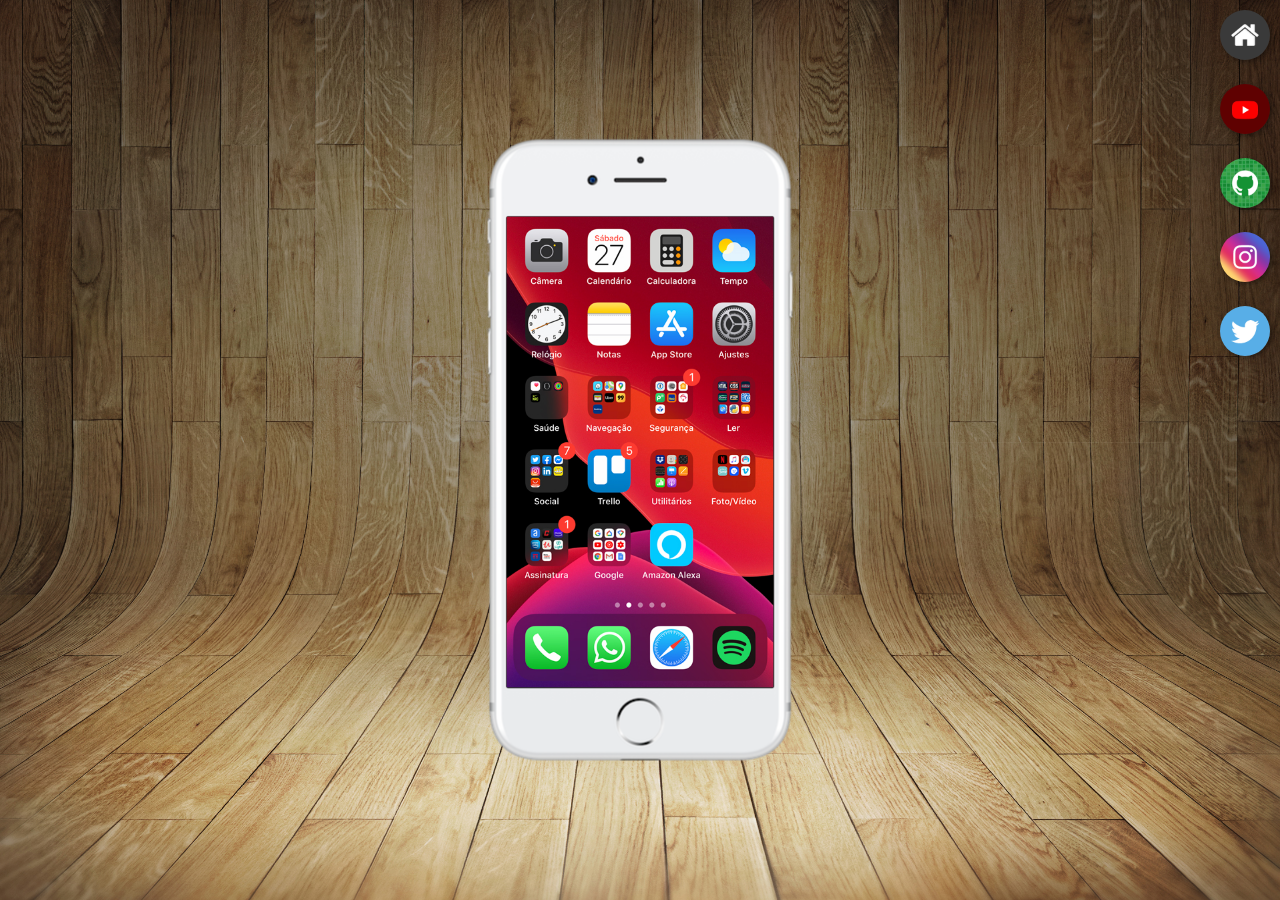
<file: index.html>
<!DOCTYPE html>
<html lang="pt-br">
<head>
    <meta charset="UTF-8">
    <meta name="viewport" content="width=device-width, initial-scale=1.0">
    <title>Projeto Redes Sociais</title>

    <link rel="shortcut icon" href="favicon.ico" type="image/x-icon">
    <link rel="stylesheet" href="estilo/style.css">
</head>
<body>

    <main>
        <section id="telefone">
            <iframe src="home.html" name="tela" id="tela" frameborder="0">
                Seu navegador não é compatível com isso
            </iframe>
        </section>

        <section id="redes-sociais">
            <a href="home.html" target="tela">
                <img src="imagens/logo-home.jpg" alt="Home Page">
            </a><br>

            <a href="youtube.html" target="tela">
                <img src="imagens/logo-youtube.jpg" alt="YouTube">
            </a><br>

            <a href="github.html" target="tela">
                <img src="imagens/logo-github.jpg" alt="GitHub">
            </a><br>

            <a href="instagram.html" target="tela">
                <img src="imagens/logo-instagram.jpg" alt="Instagram">
            </a><br>

            <a href="twitter.html" target="tela">
                <img src="imagens/logo-twitter.jpg" alt="Twitter">
            </a><br>

        </section>
    </main>

    
</body>
</html>
</file>
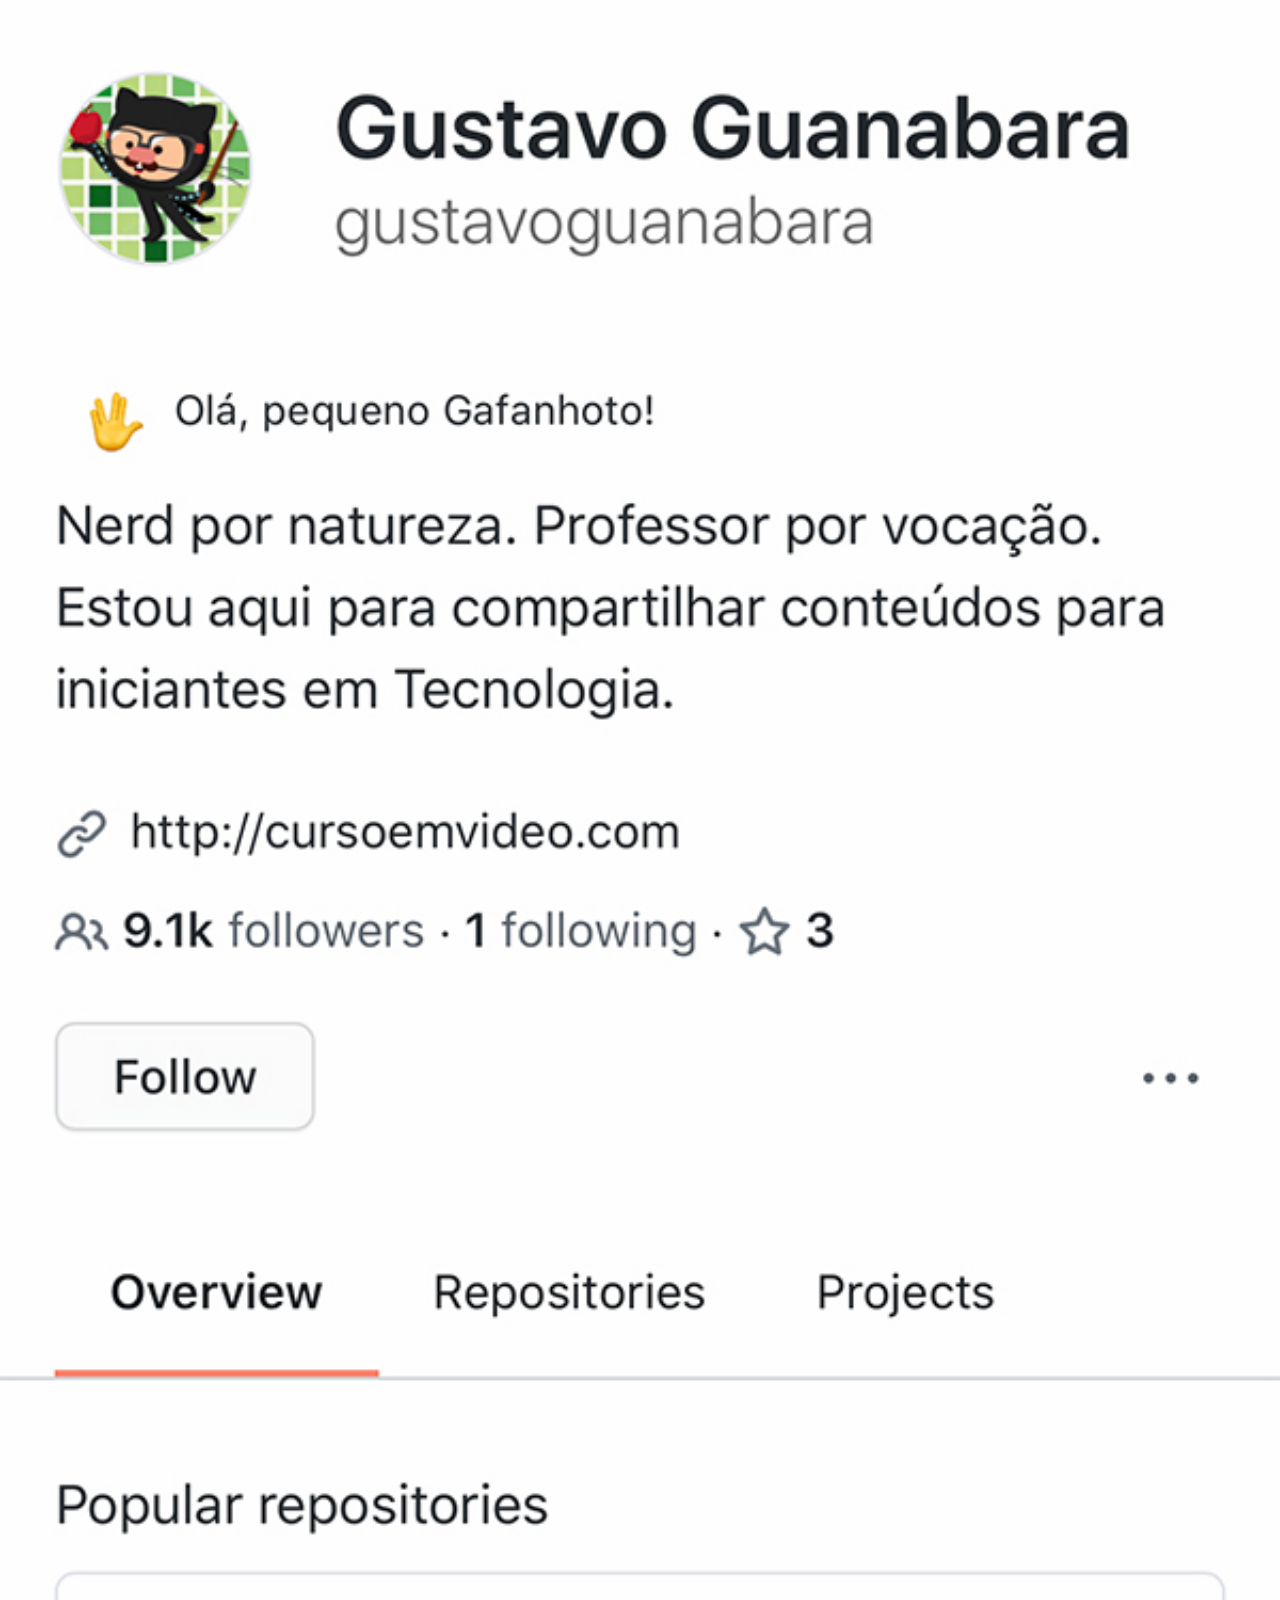
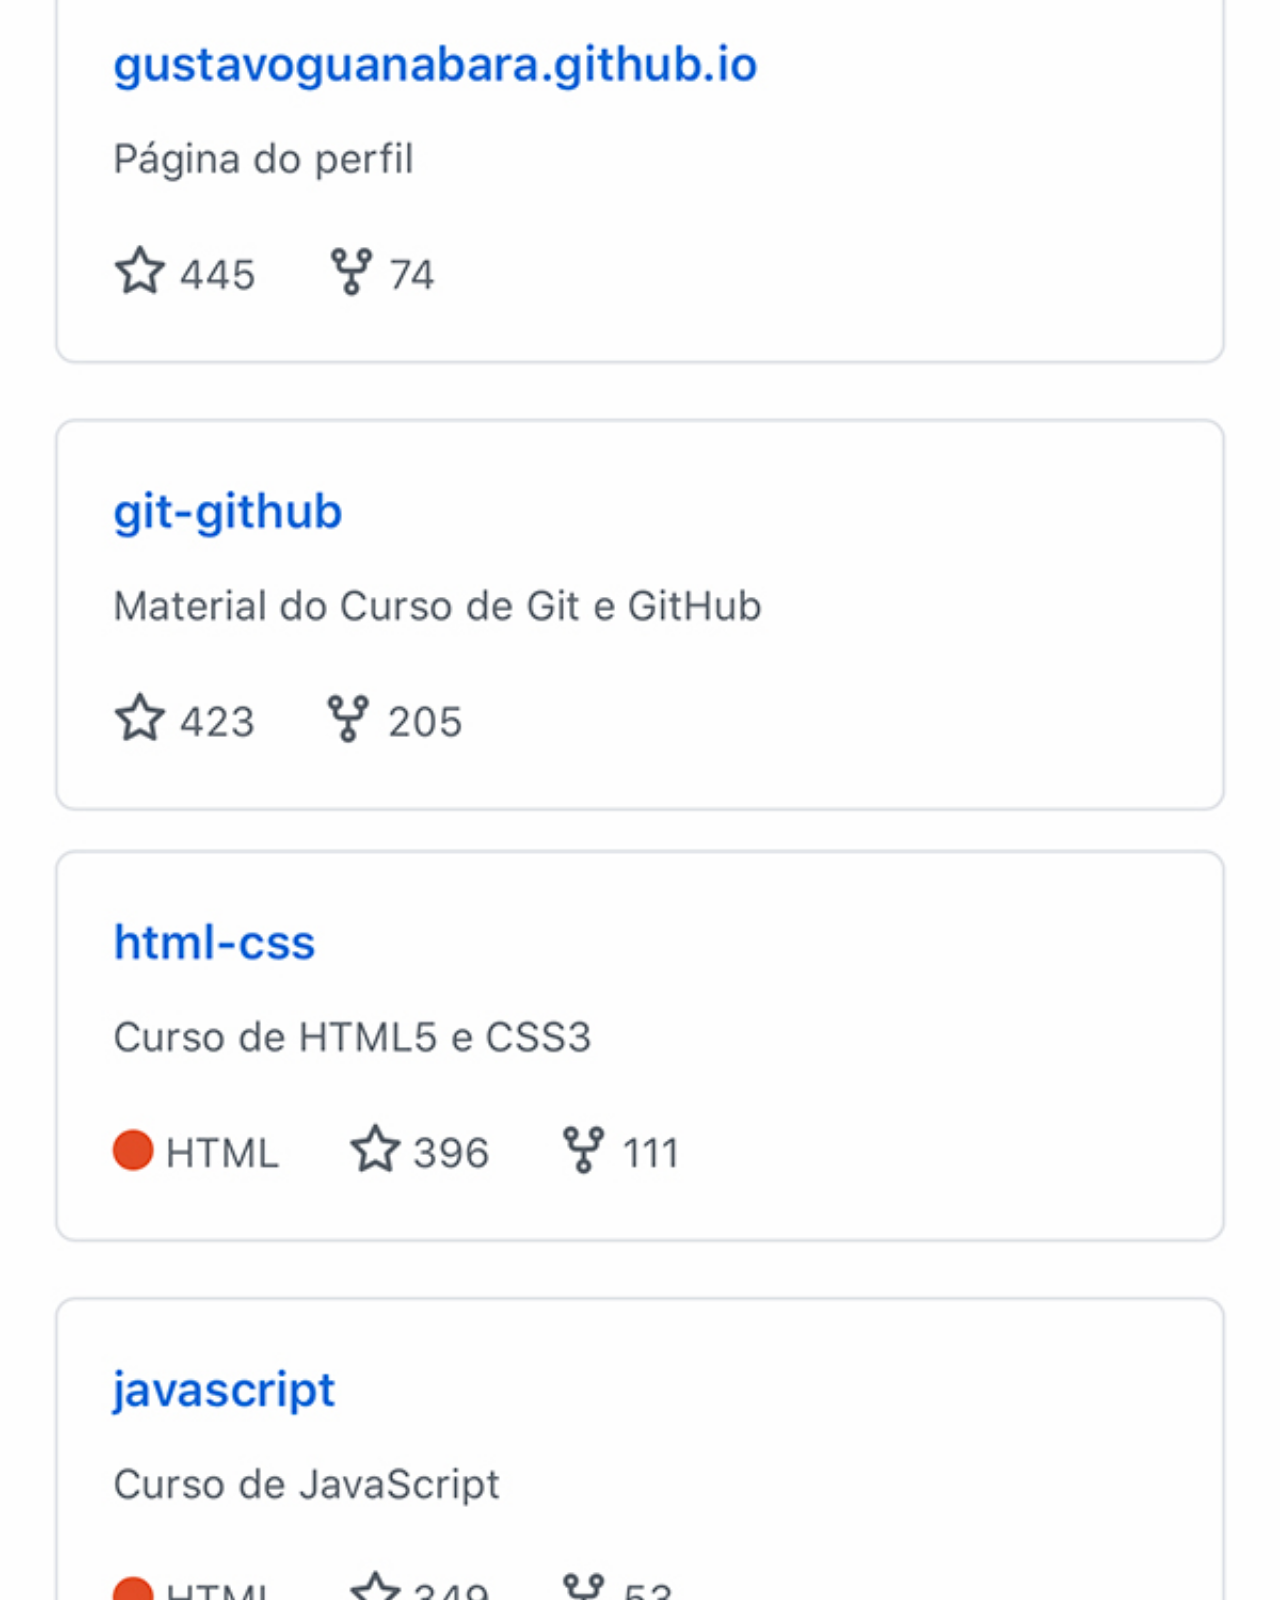
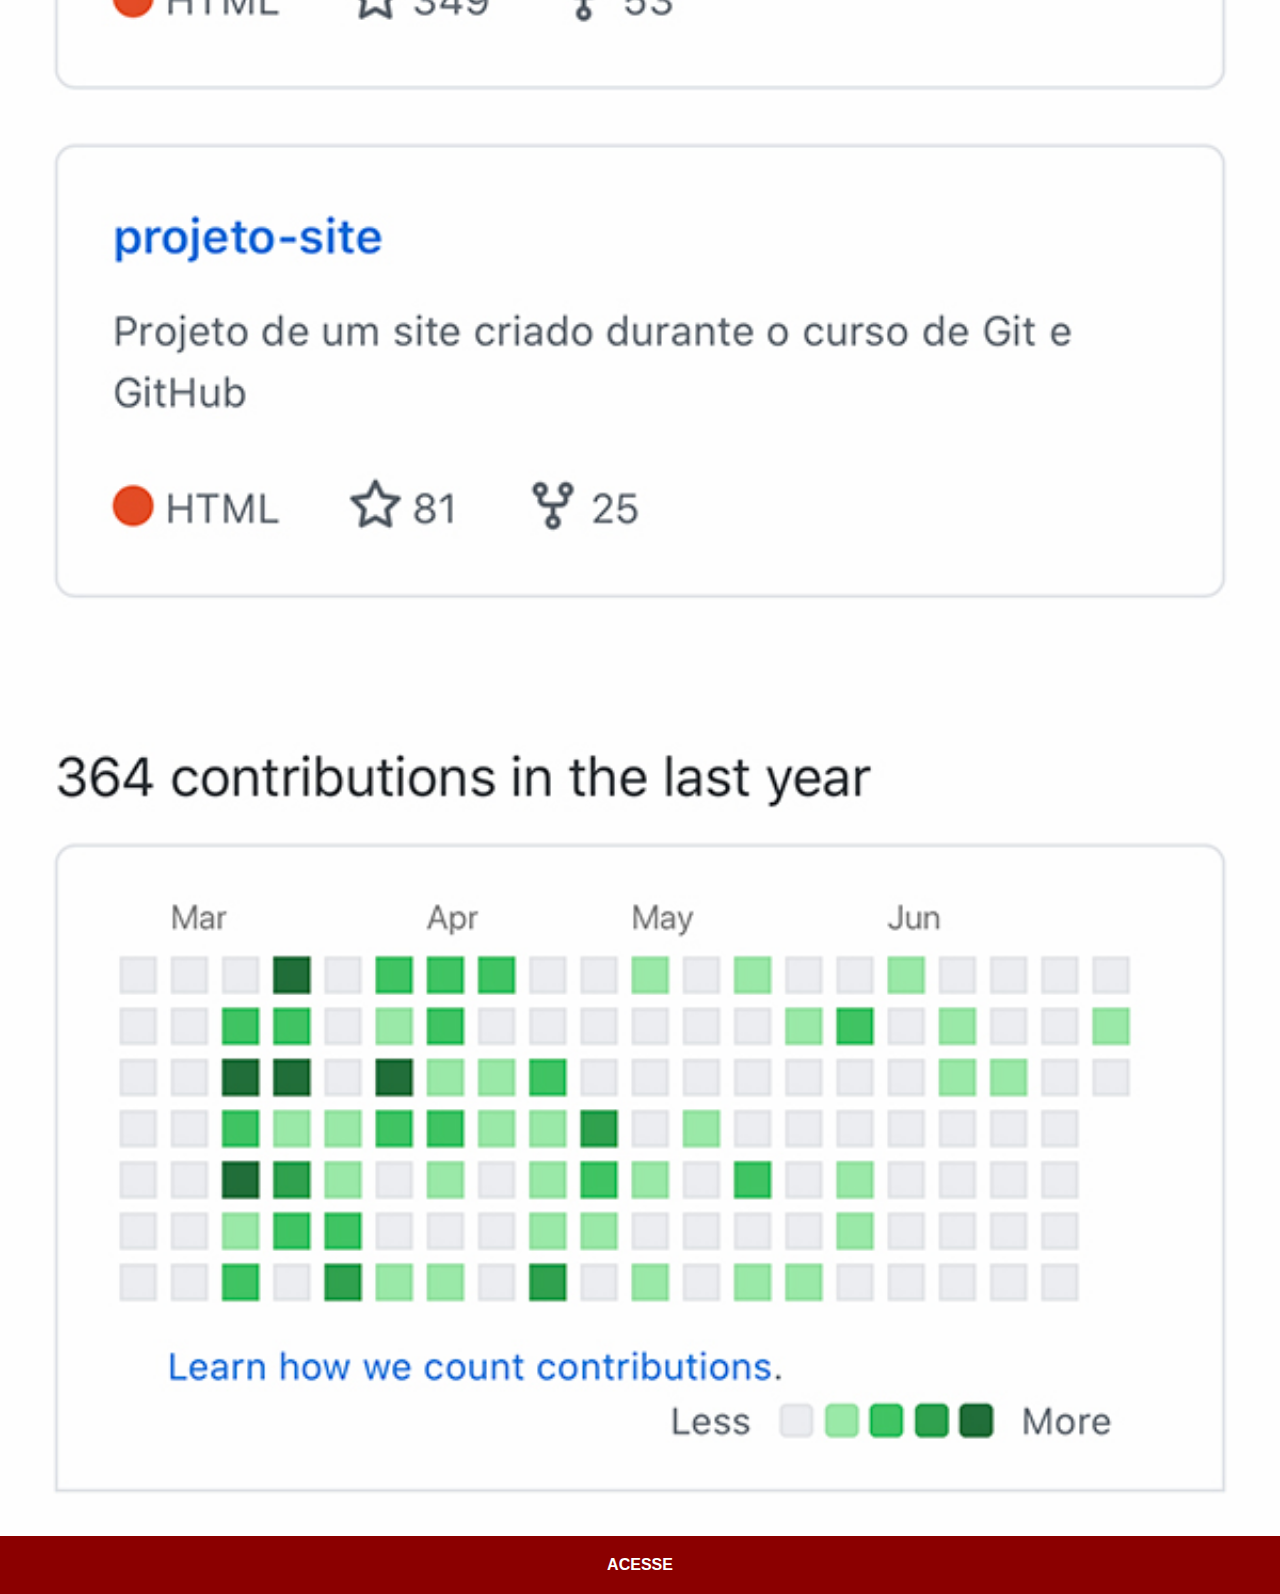
<file: github.html>
<!DOCTYPE html>
<html lang="pt-br">
<head>
    <meta charset="UTF-8">
    <meta name="viewport" content="width=device-width, initial-scale=1.0">
    <title>GitHub</title>

    <link rel="stylesheet" href="estilo/social.css">
</head>
<body>

    <img src="imagens/tela-github.jpg" alt="GitHub">
    <a href="https://github.com/gustavoguanabara" target="_blank" rel="external">ACESSE</a>
    
</body>
</html>
</file>
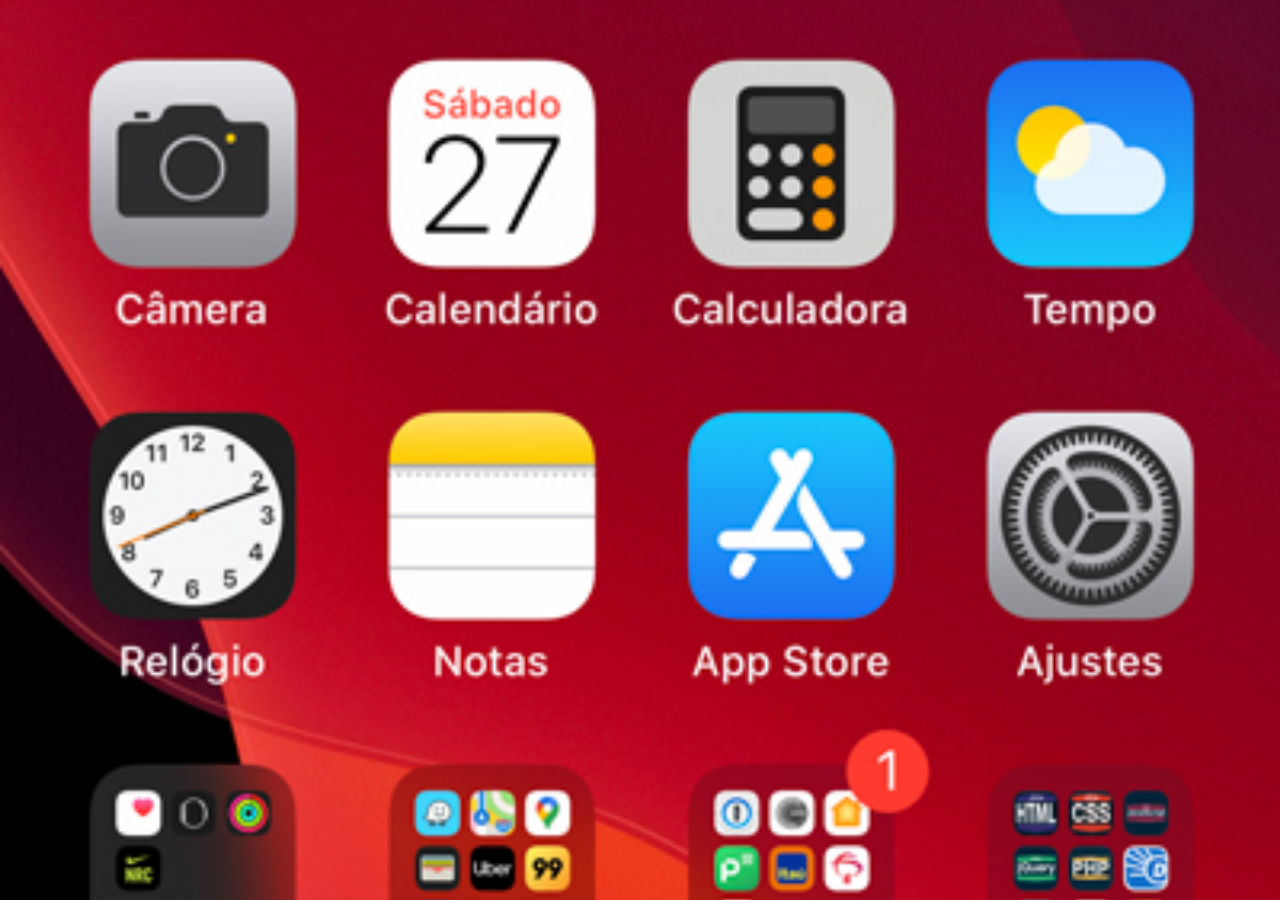
<file: home.html>
<!DOCTYPE html>
<html lang="pt-br">
<head>
    <meta charset="UTF-8">
    <meta name="viewport" content="width=device-width, initial-scale=1.0">
    <title>Home</title>

    <style>
        * {
            margin: 0px;
            padding: 0px;
        }

        body {
            width: 100vw;
            height: 100vh;
            background: black url('imagens/tela-home.jpg') no-repeat top center;
            background-size: cover;
        }
    </style>
</head>
<body>
    
</body>
</html>
</file>
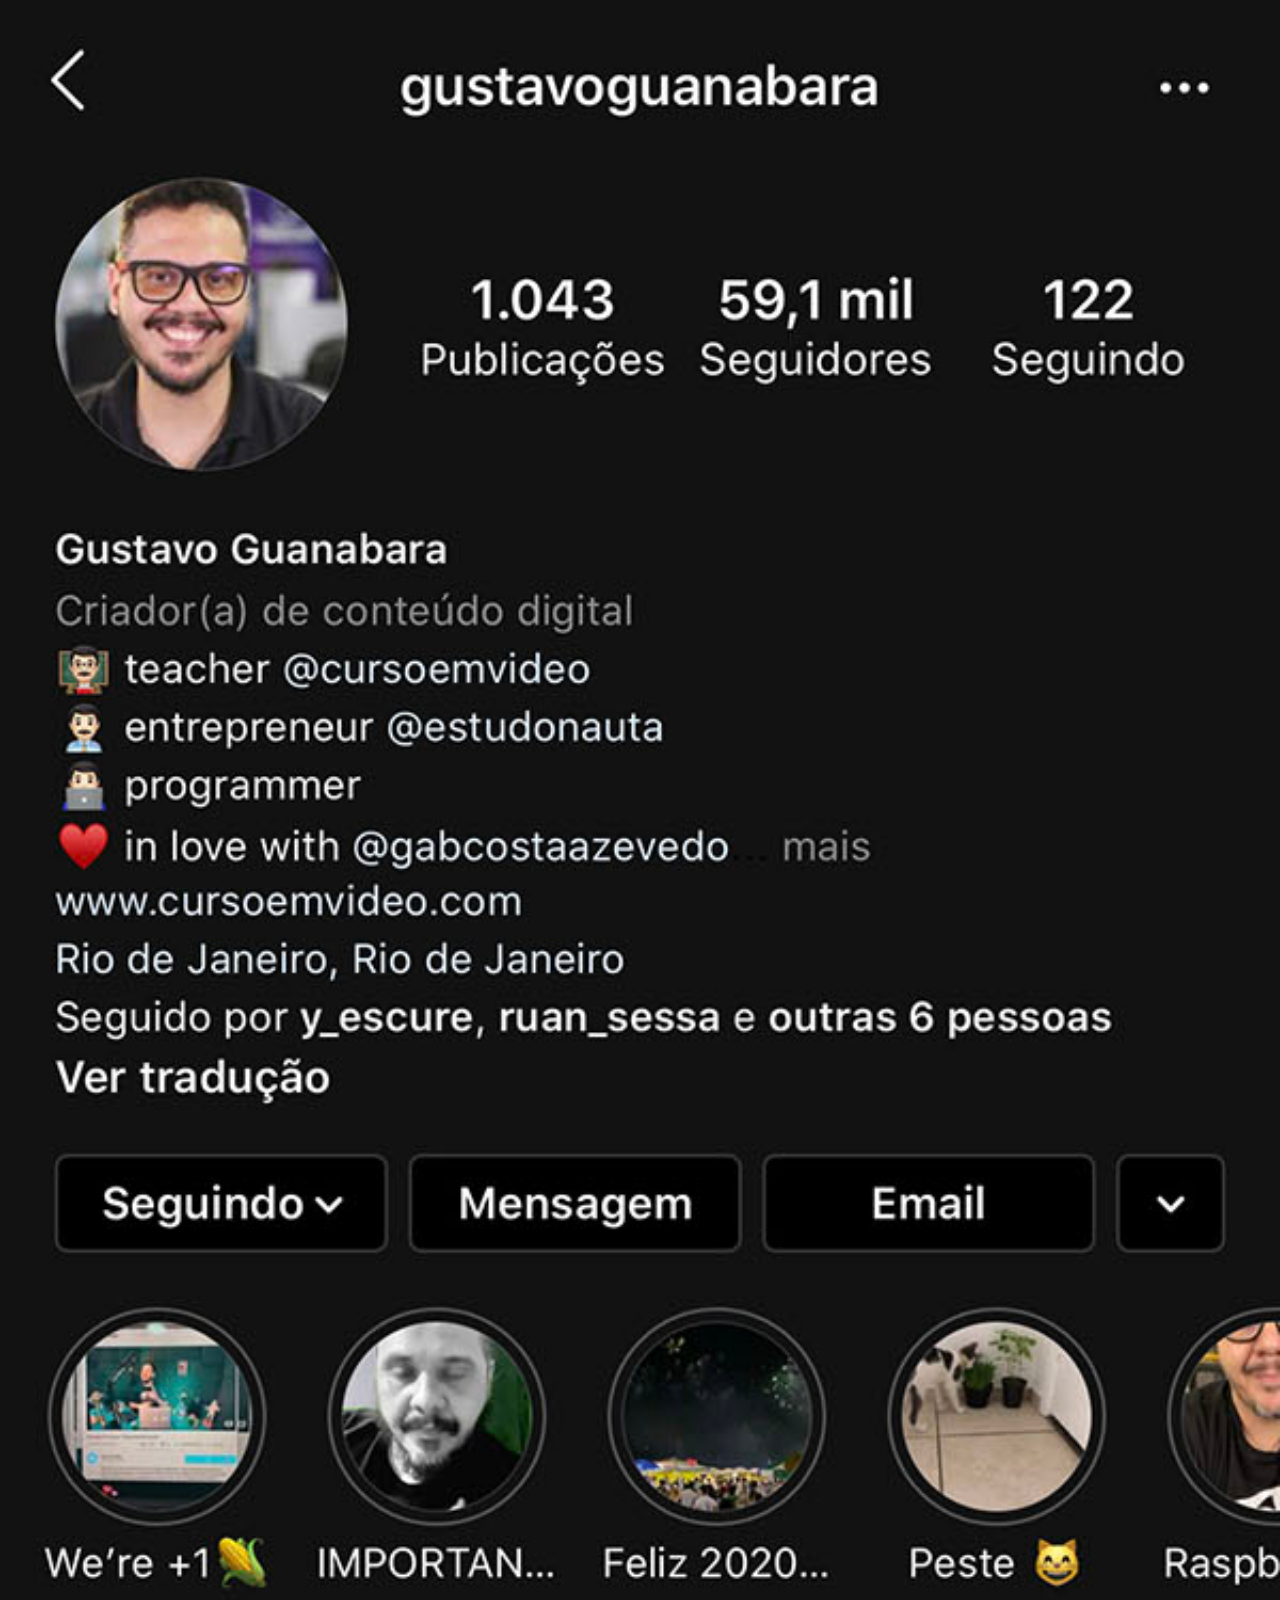
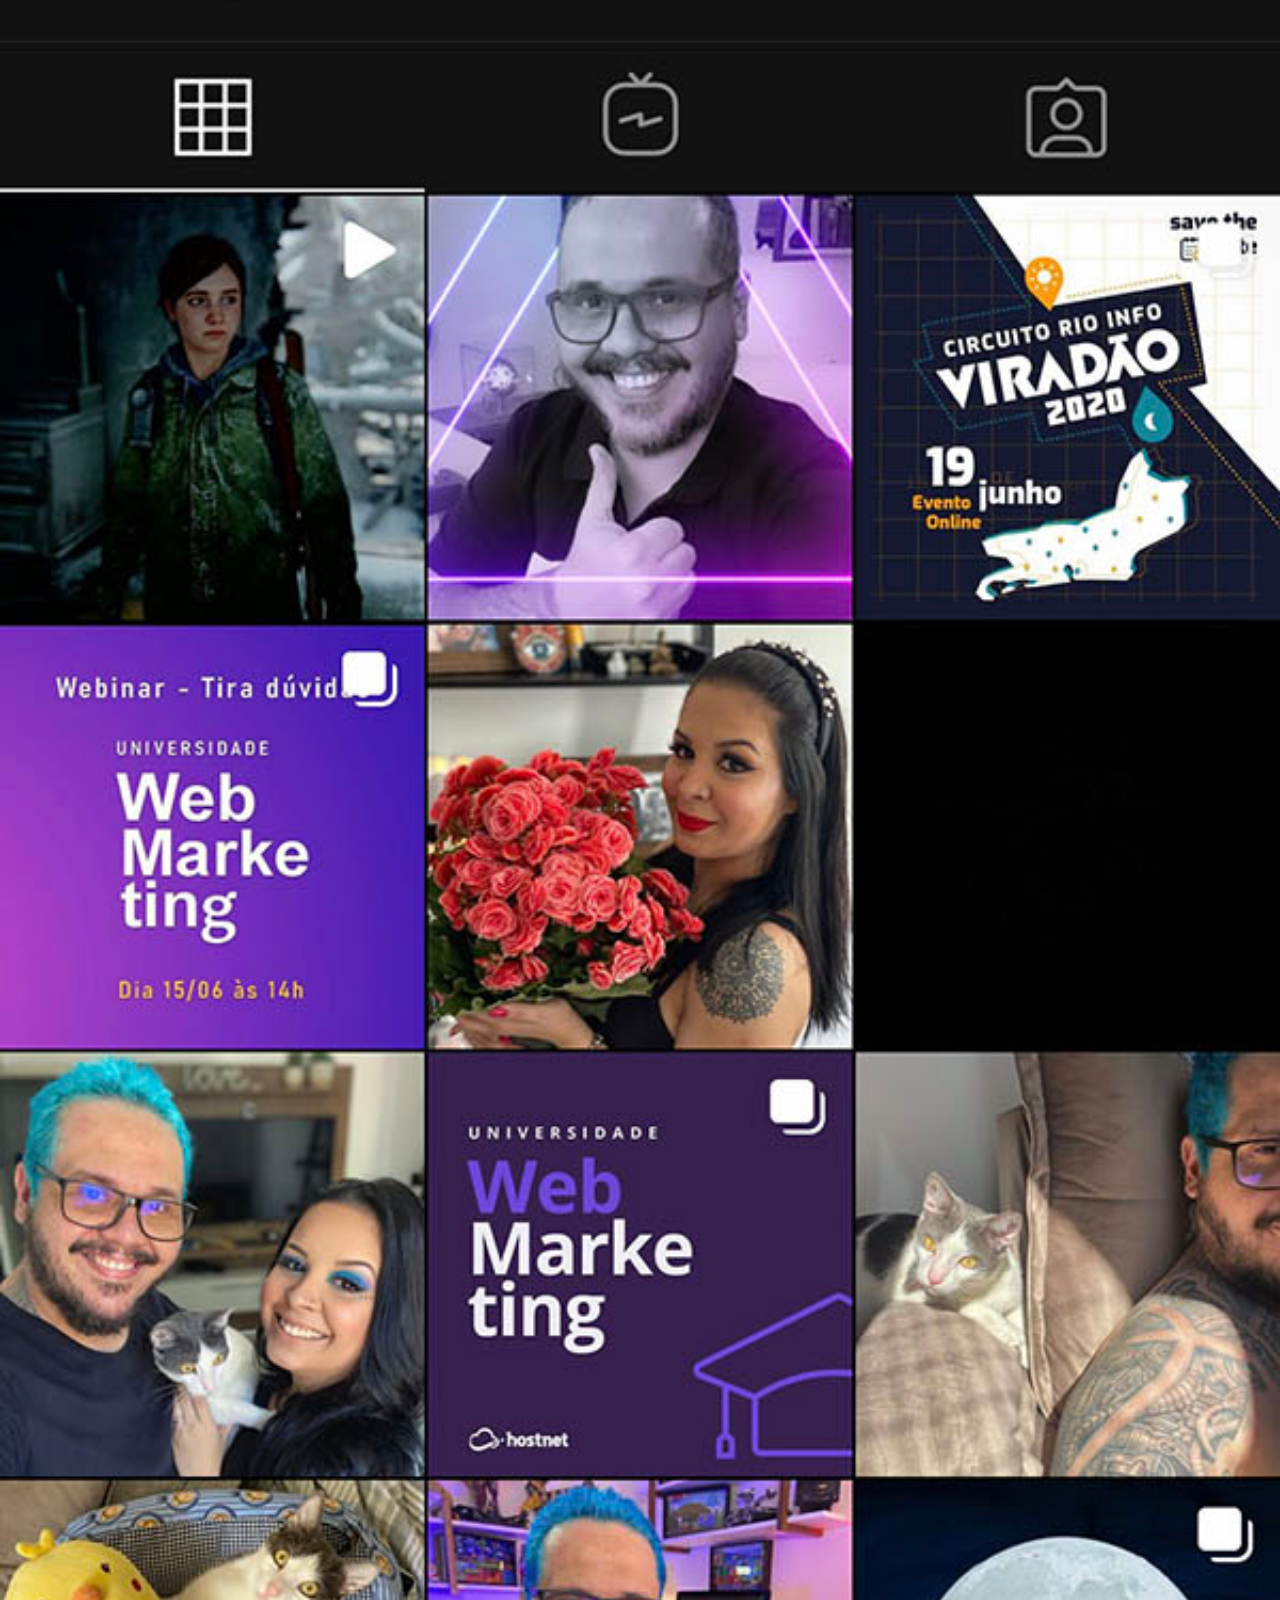
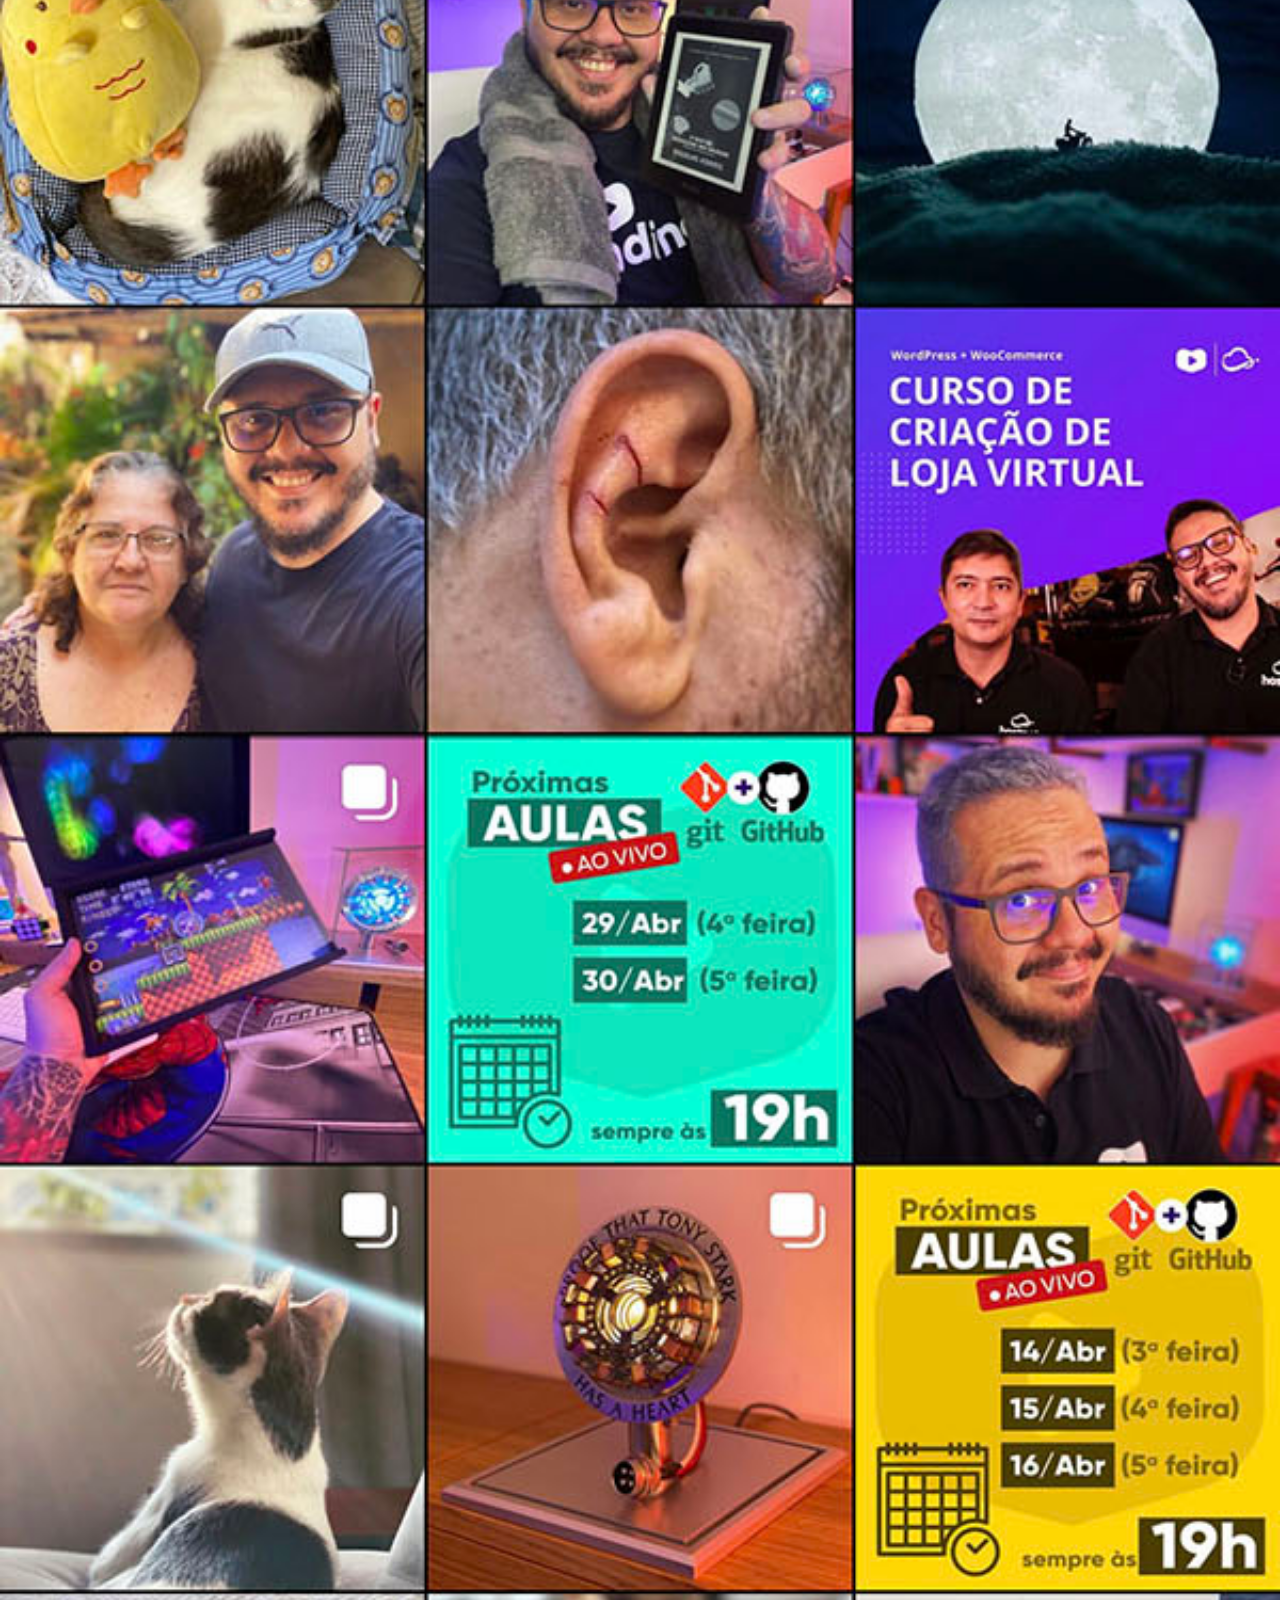
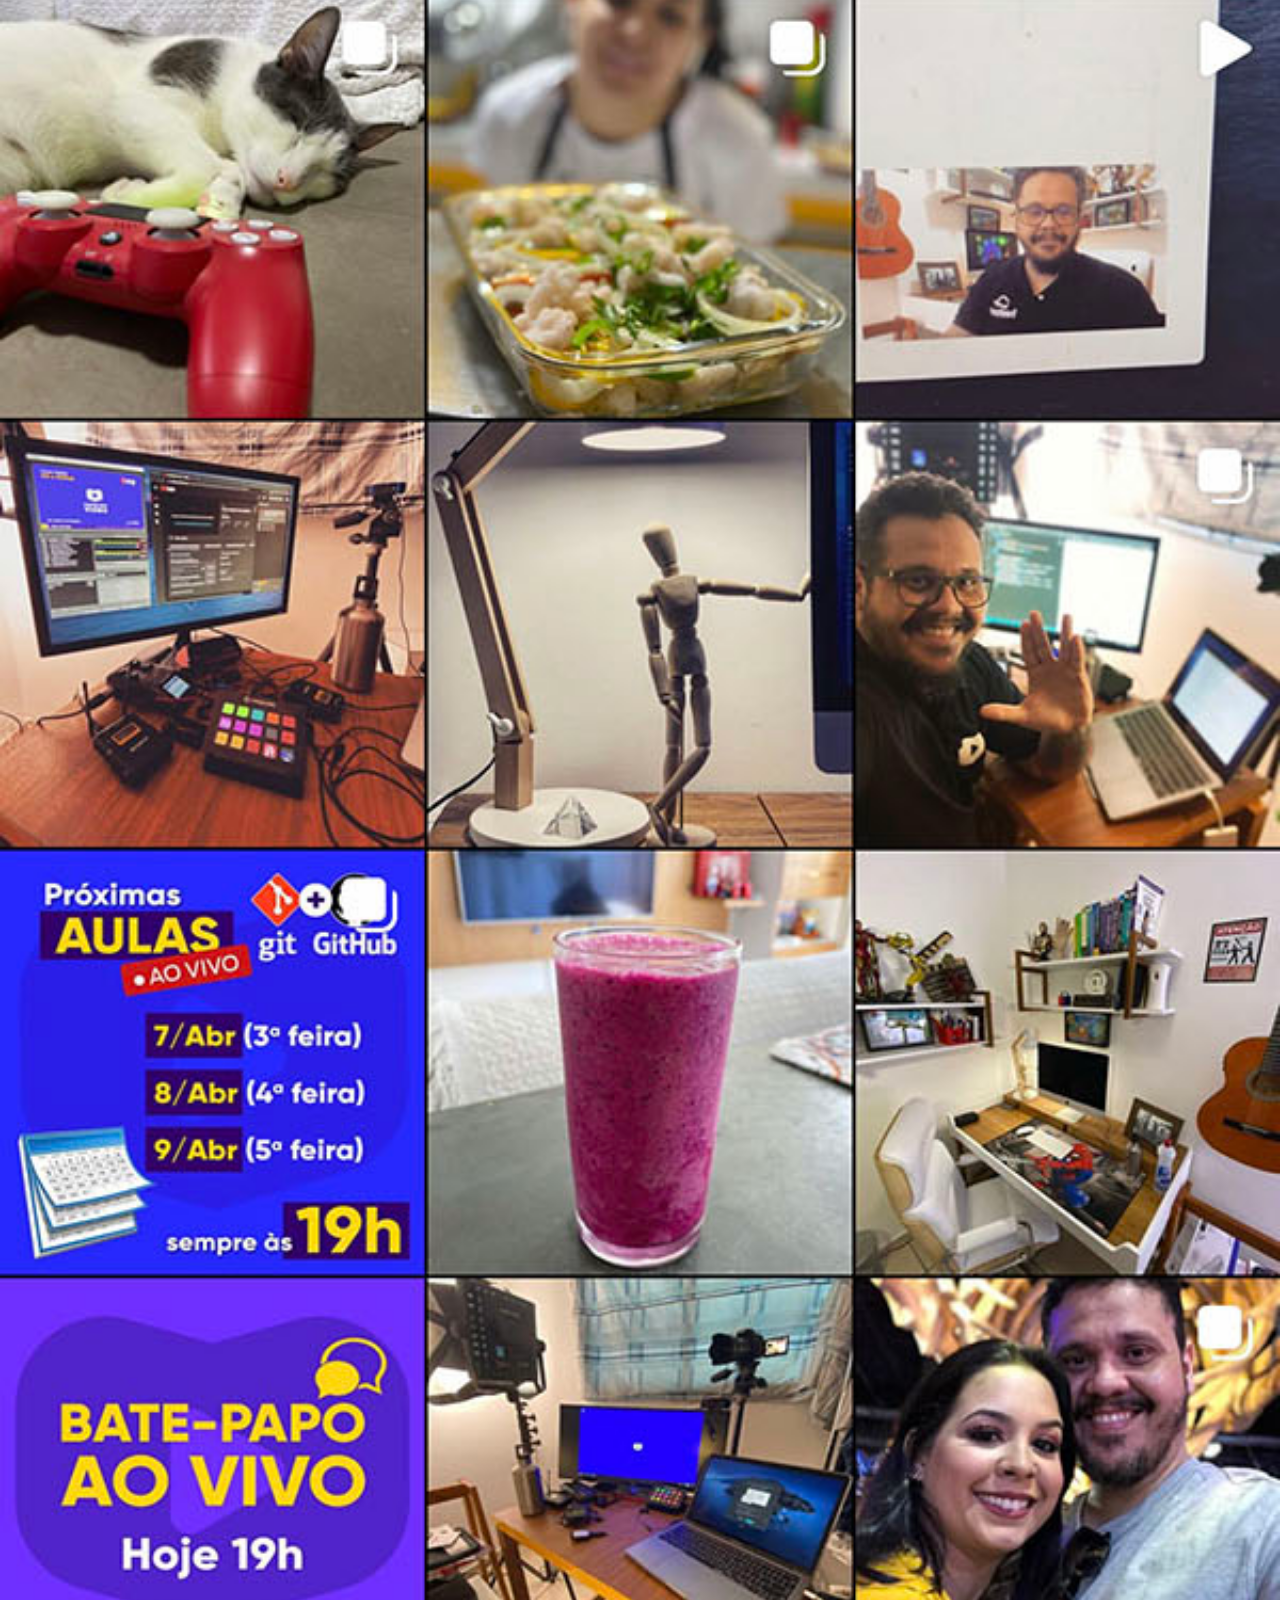
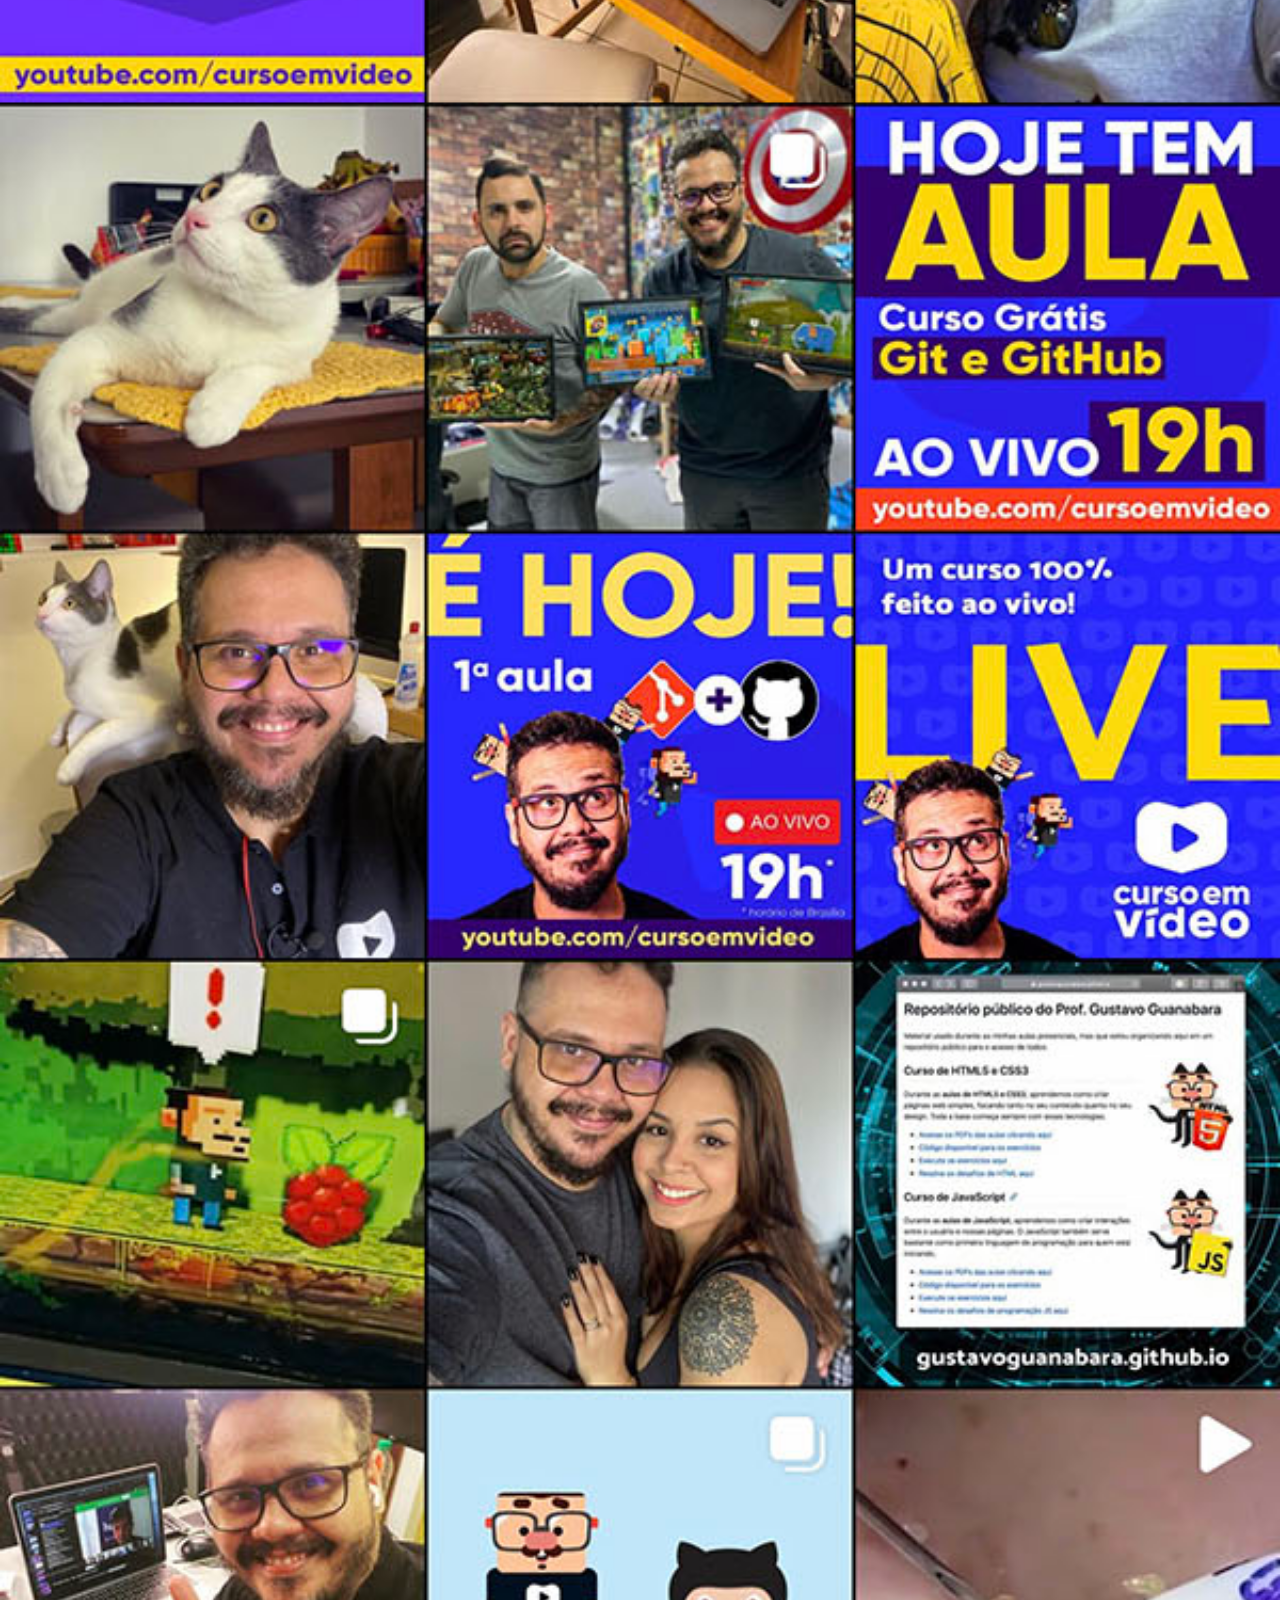
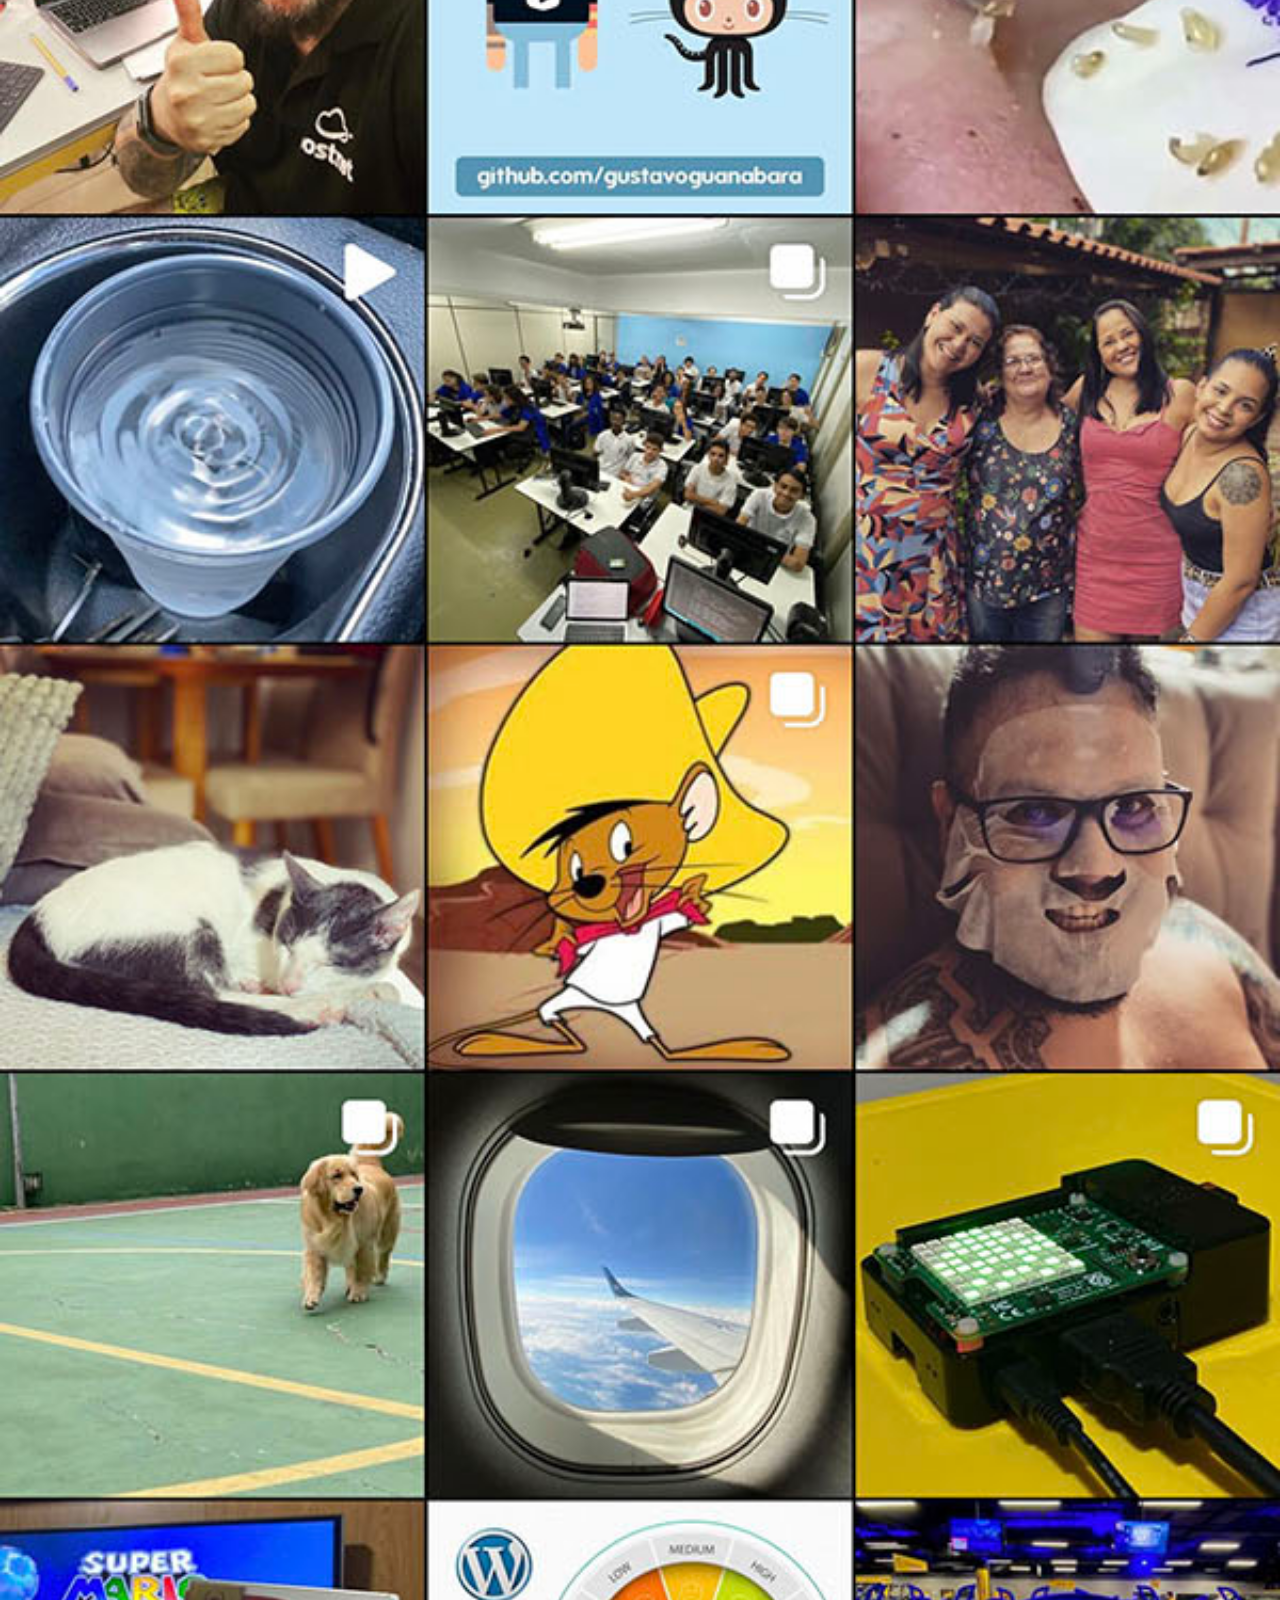
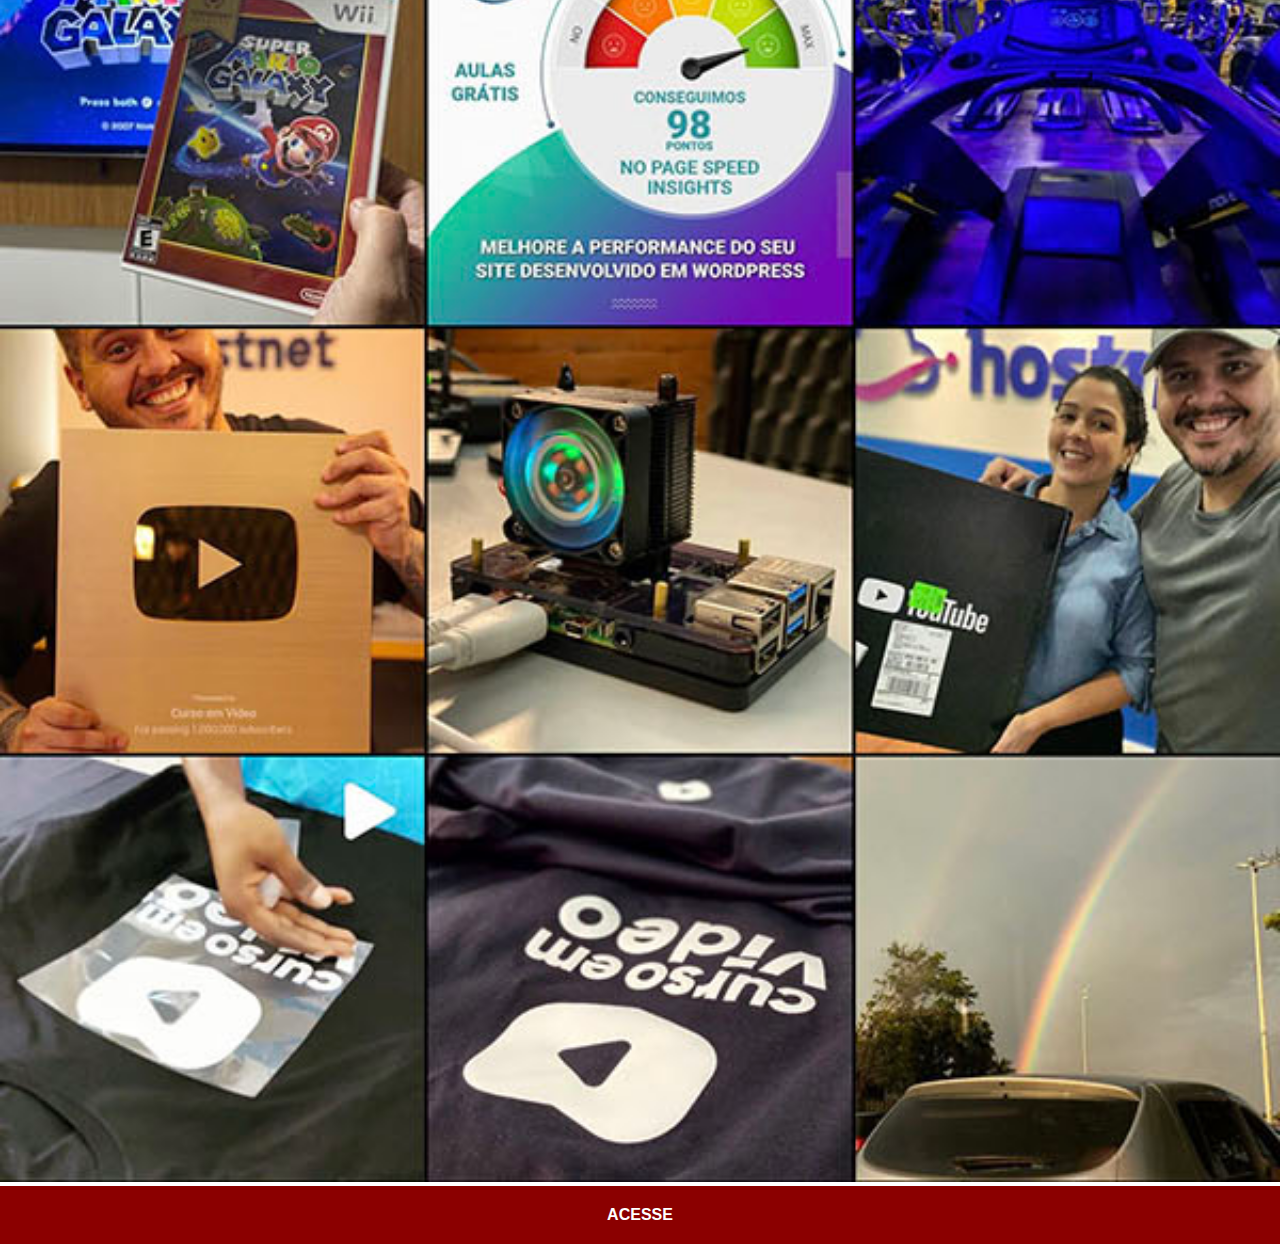
<file: instagram.html>
<!DOCTYPE html>
<html lang="pt-br">
<head>
    <meta charset="UTF-8">
    <meta name="viewport" content="width=device-width, initial-scale=1.0">
    <title>Instagram</title>

    <link rel="stylesheet" href="estilo/social.css">
</head>
<body>

    <img src="imagens/tela-instagram.jpg" alt="Instagram">
    <a href="https://www.instagram.com/gustavoguanabara/" target="_blank" rel="external">ACESSE</a>


    
</body>
</html>
</file>
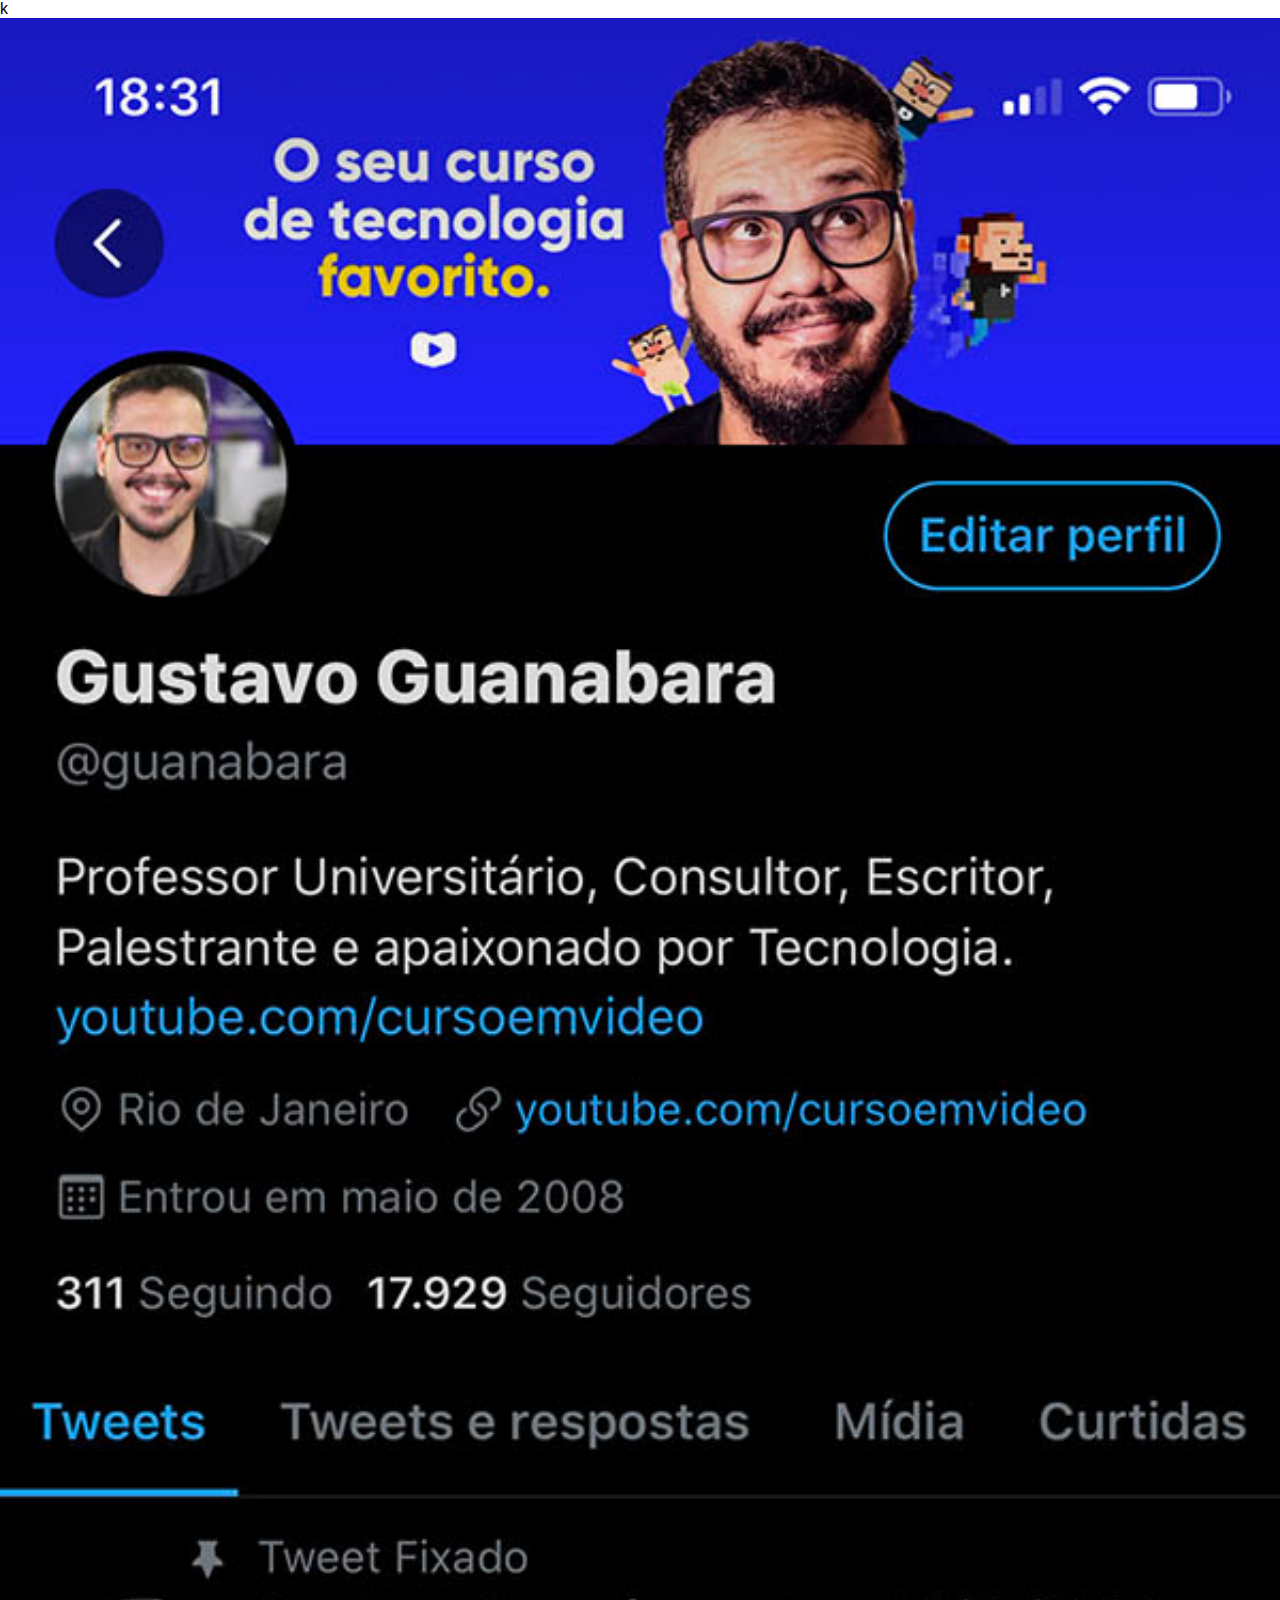
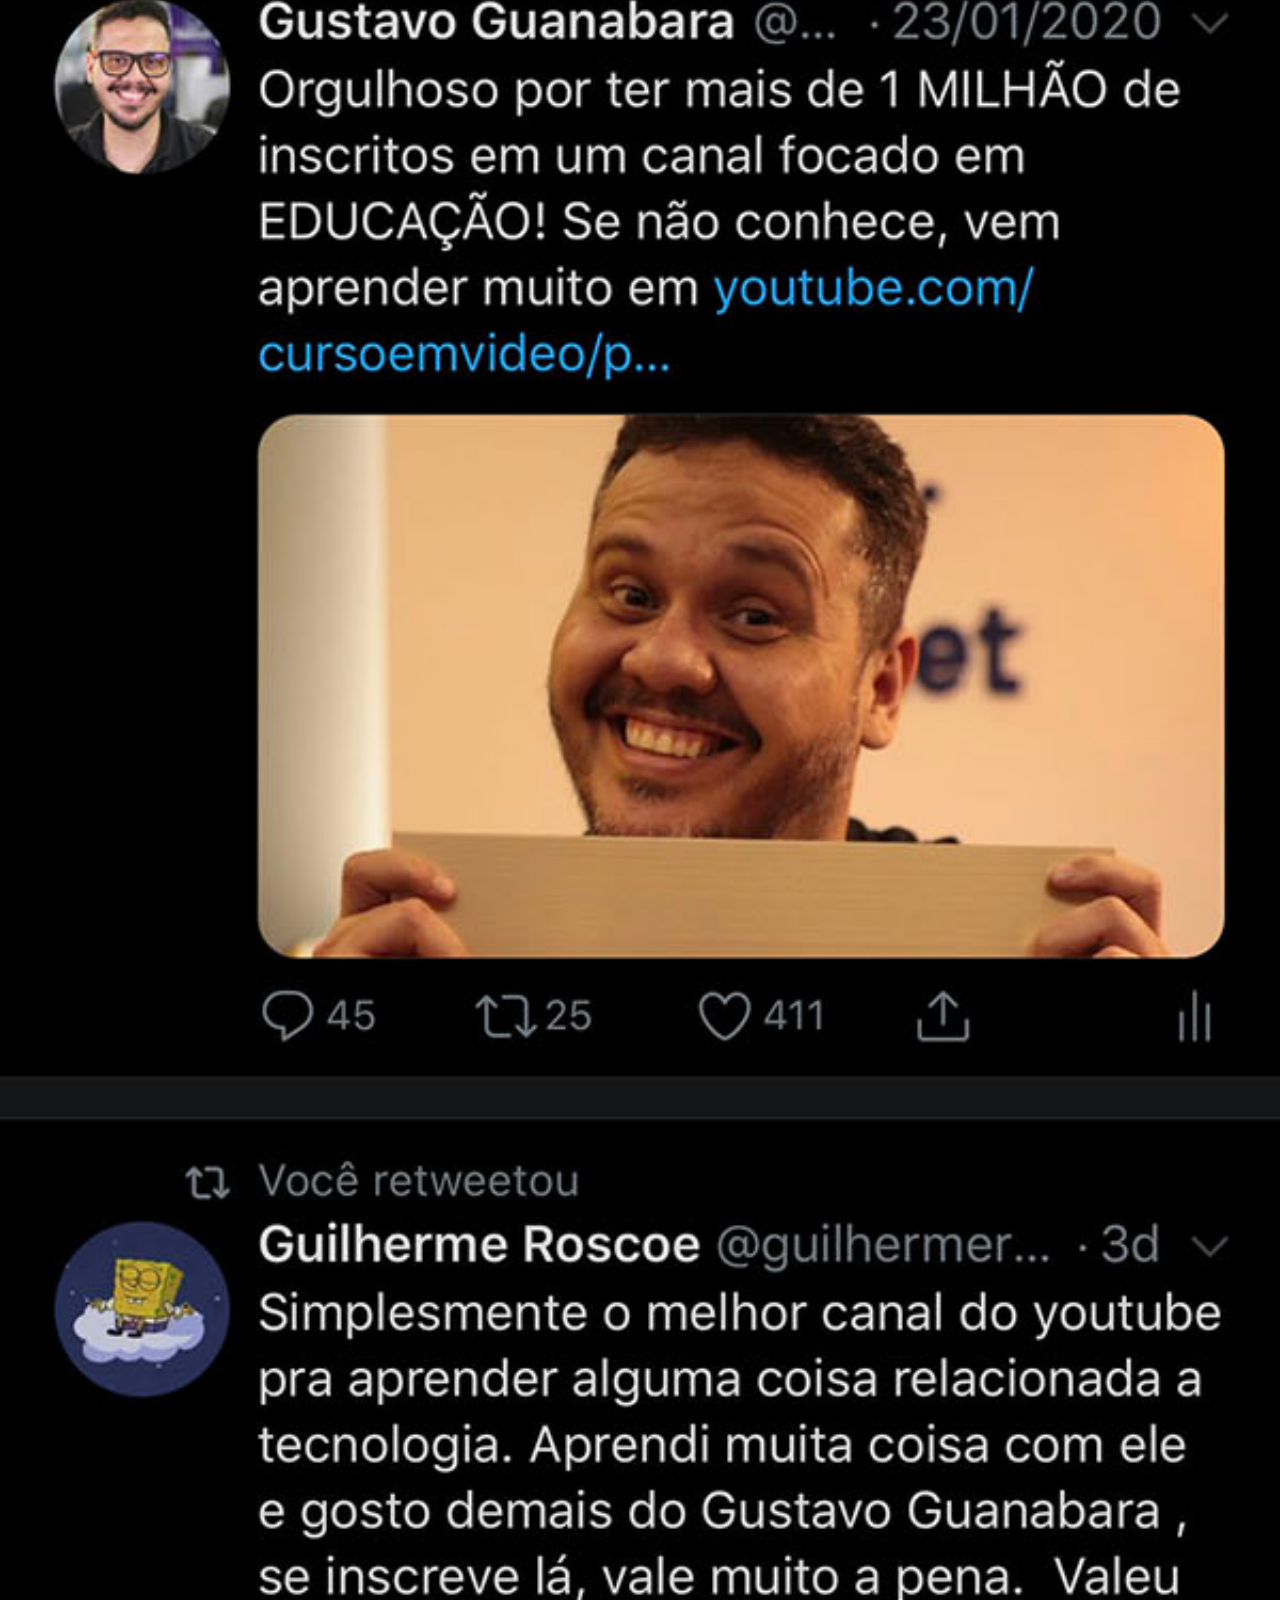
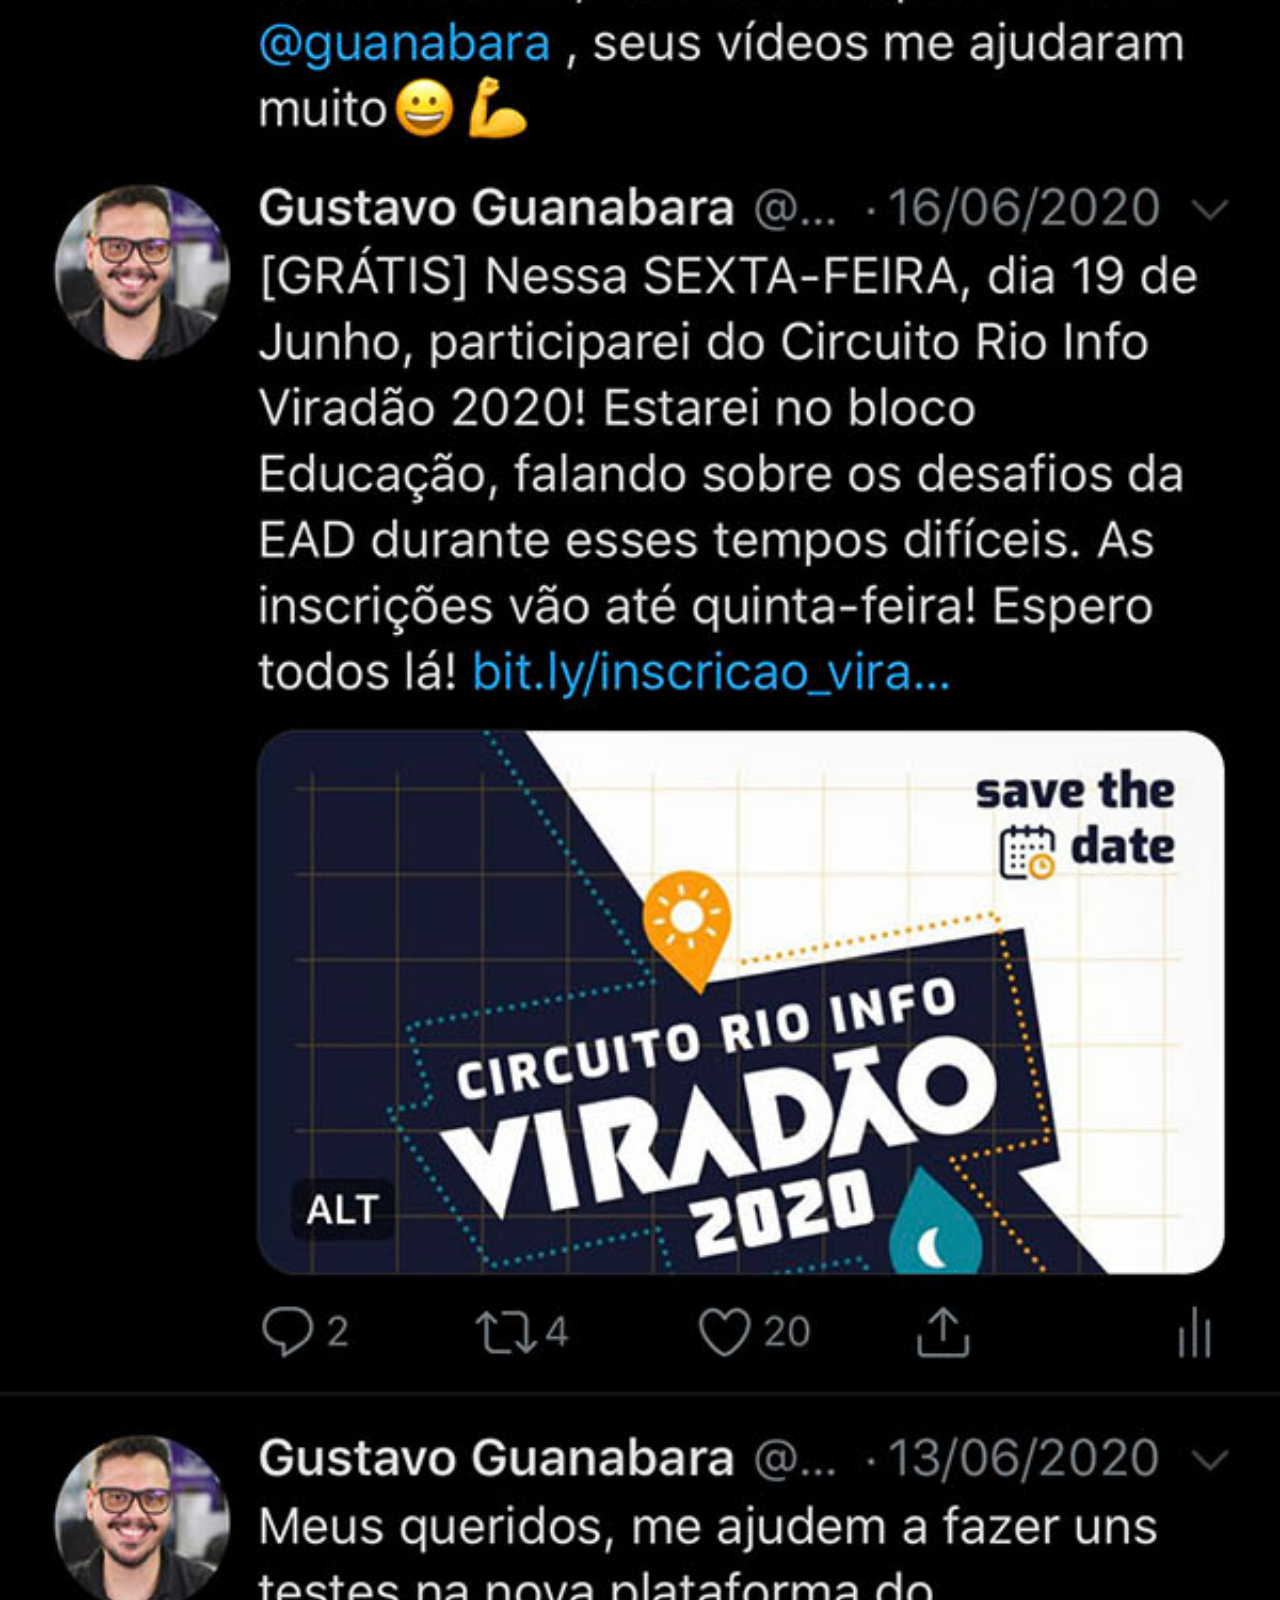
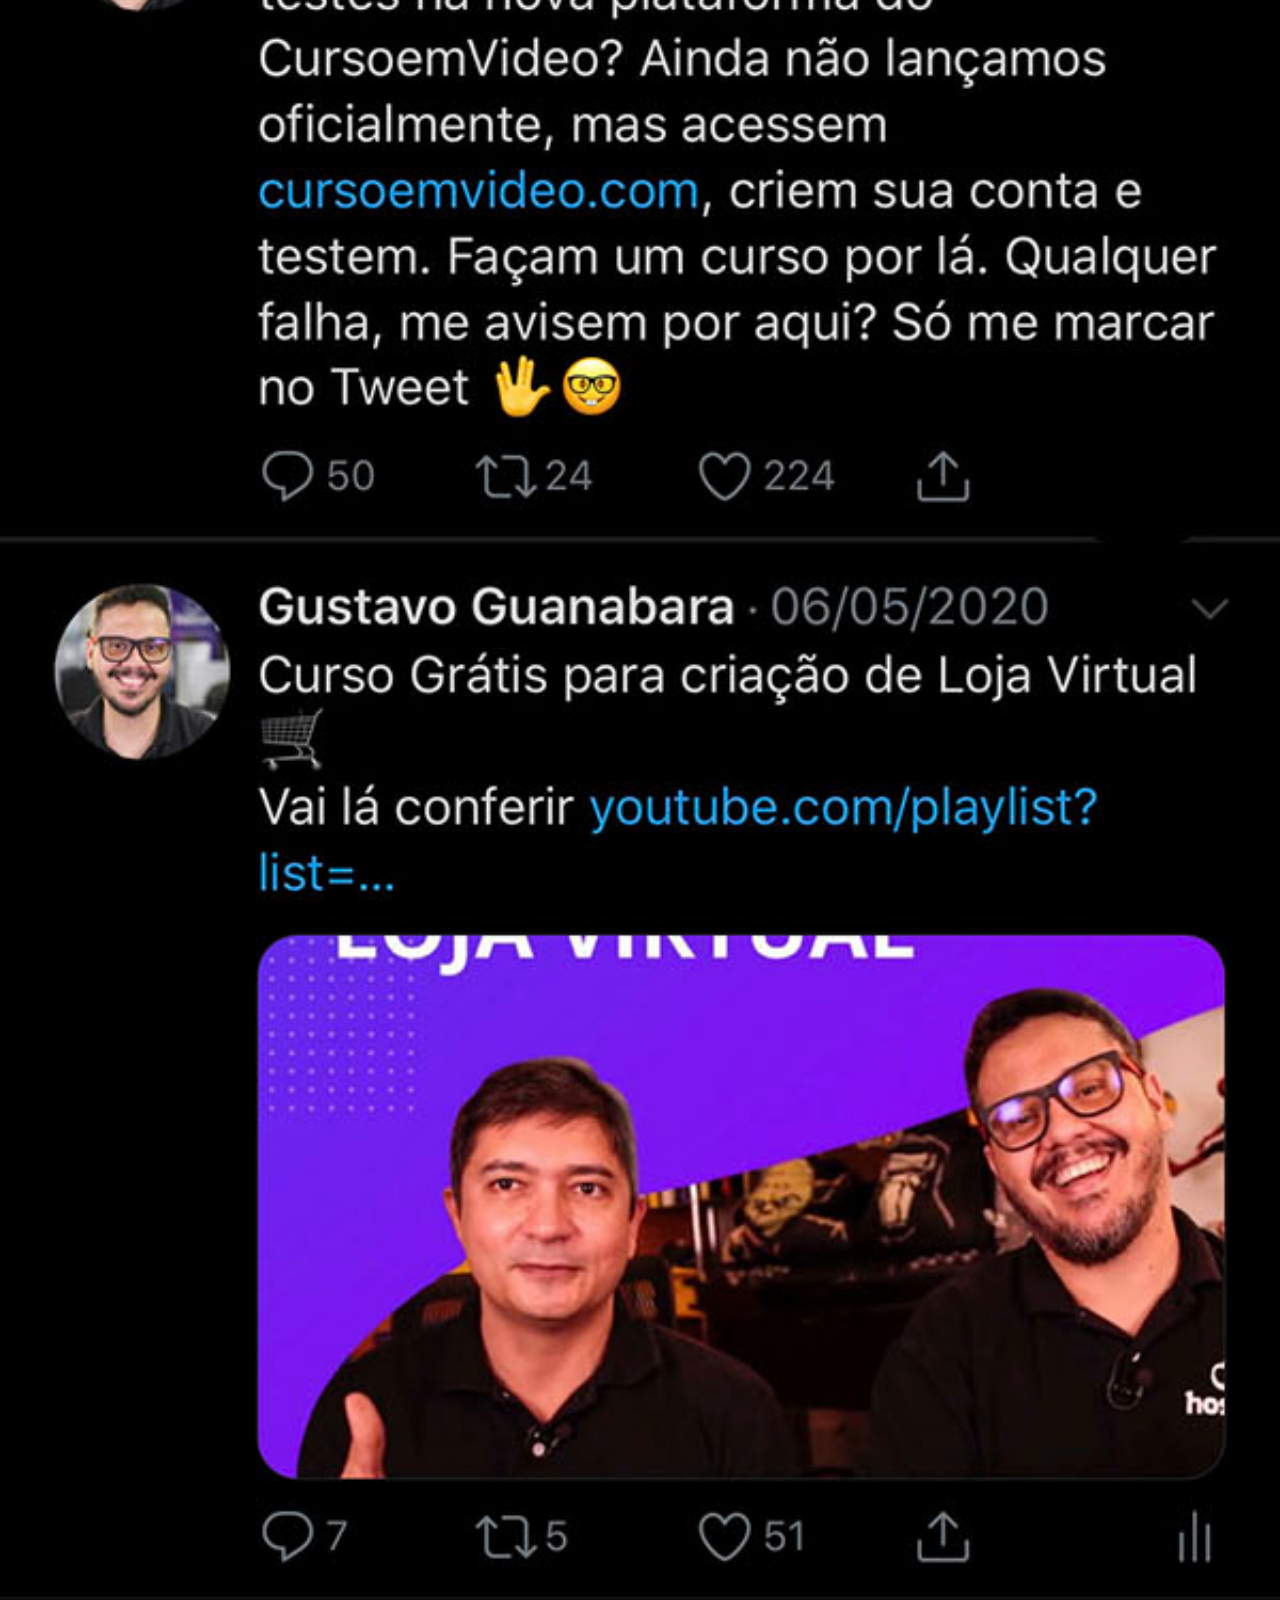
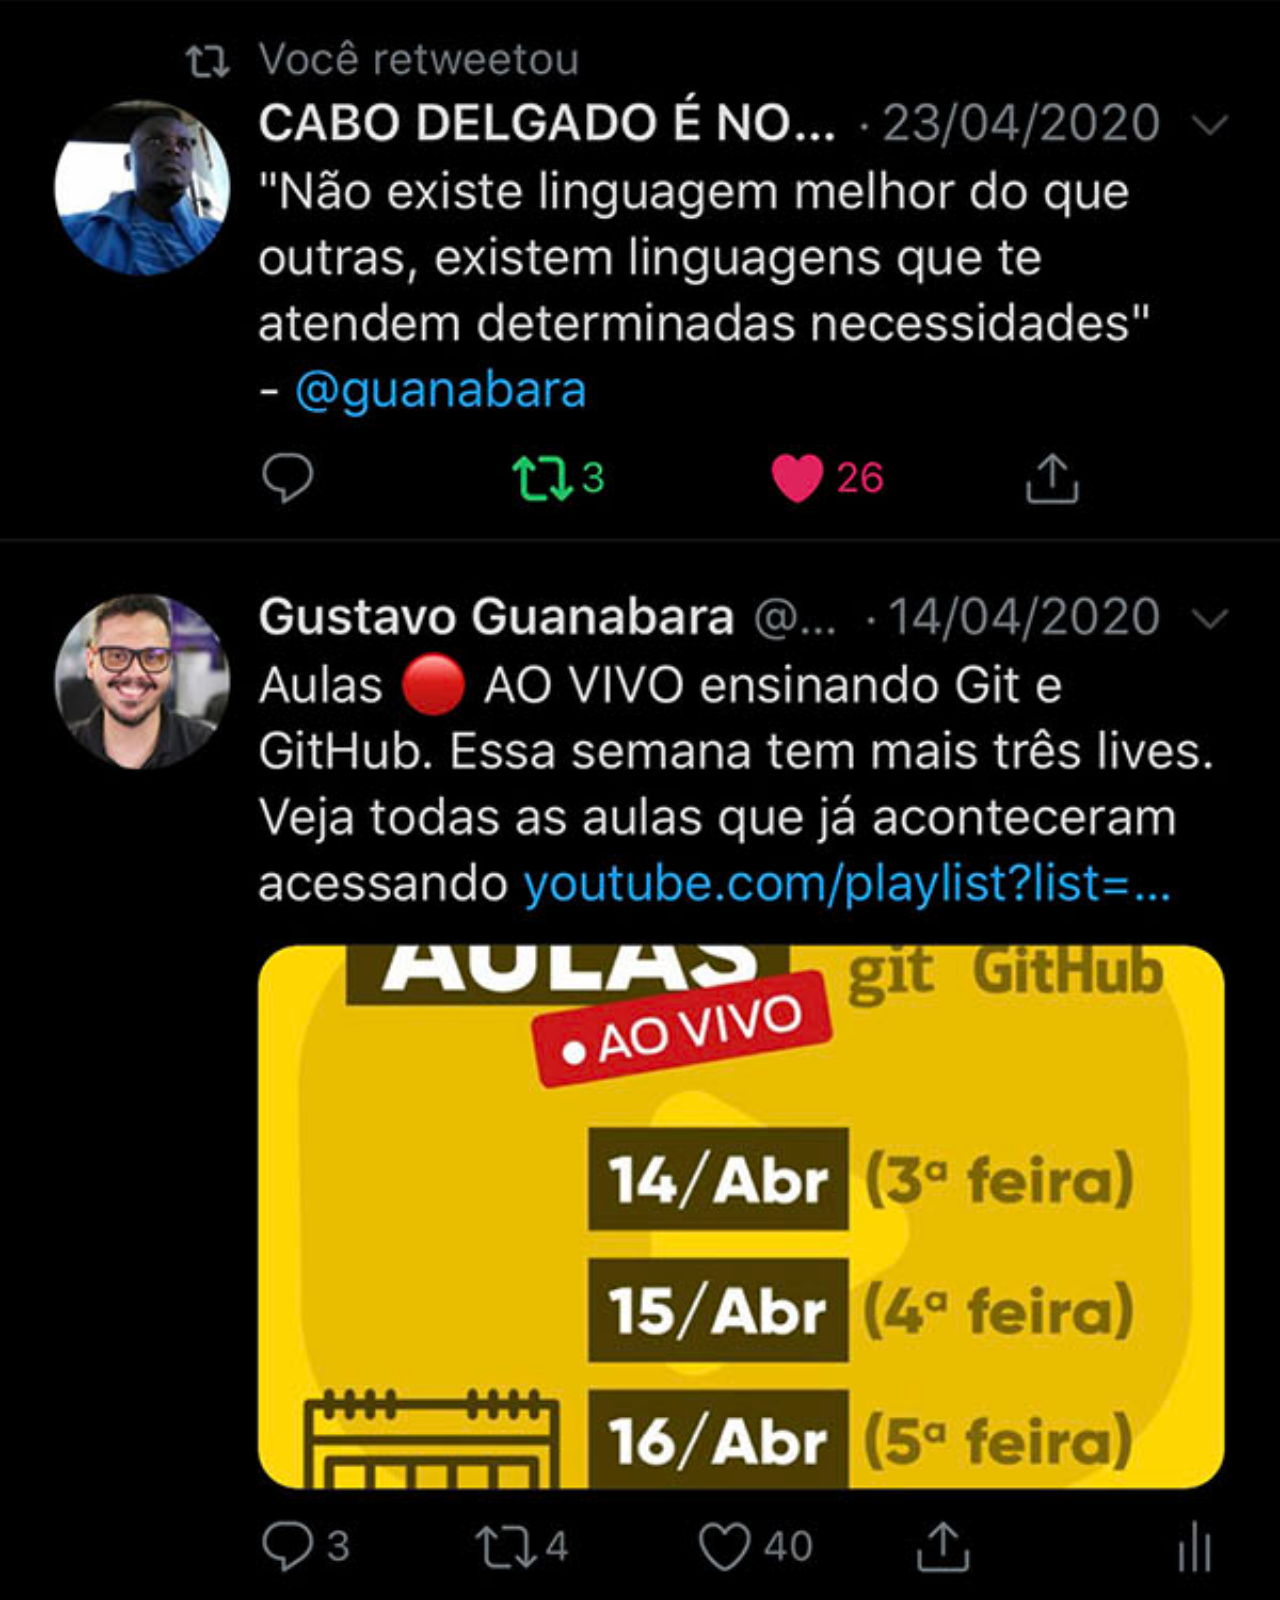
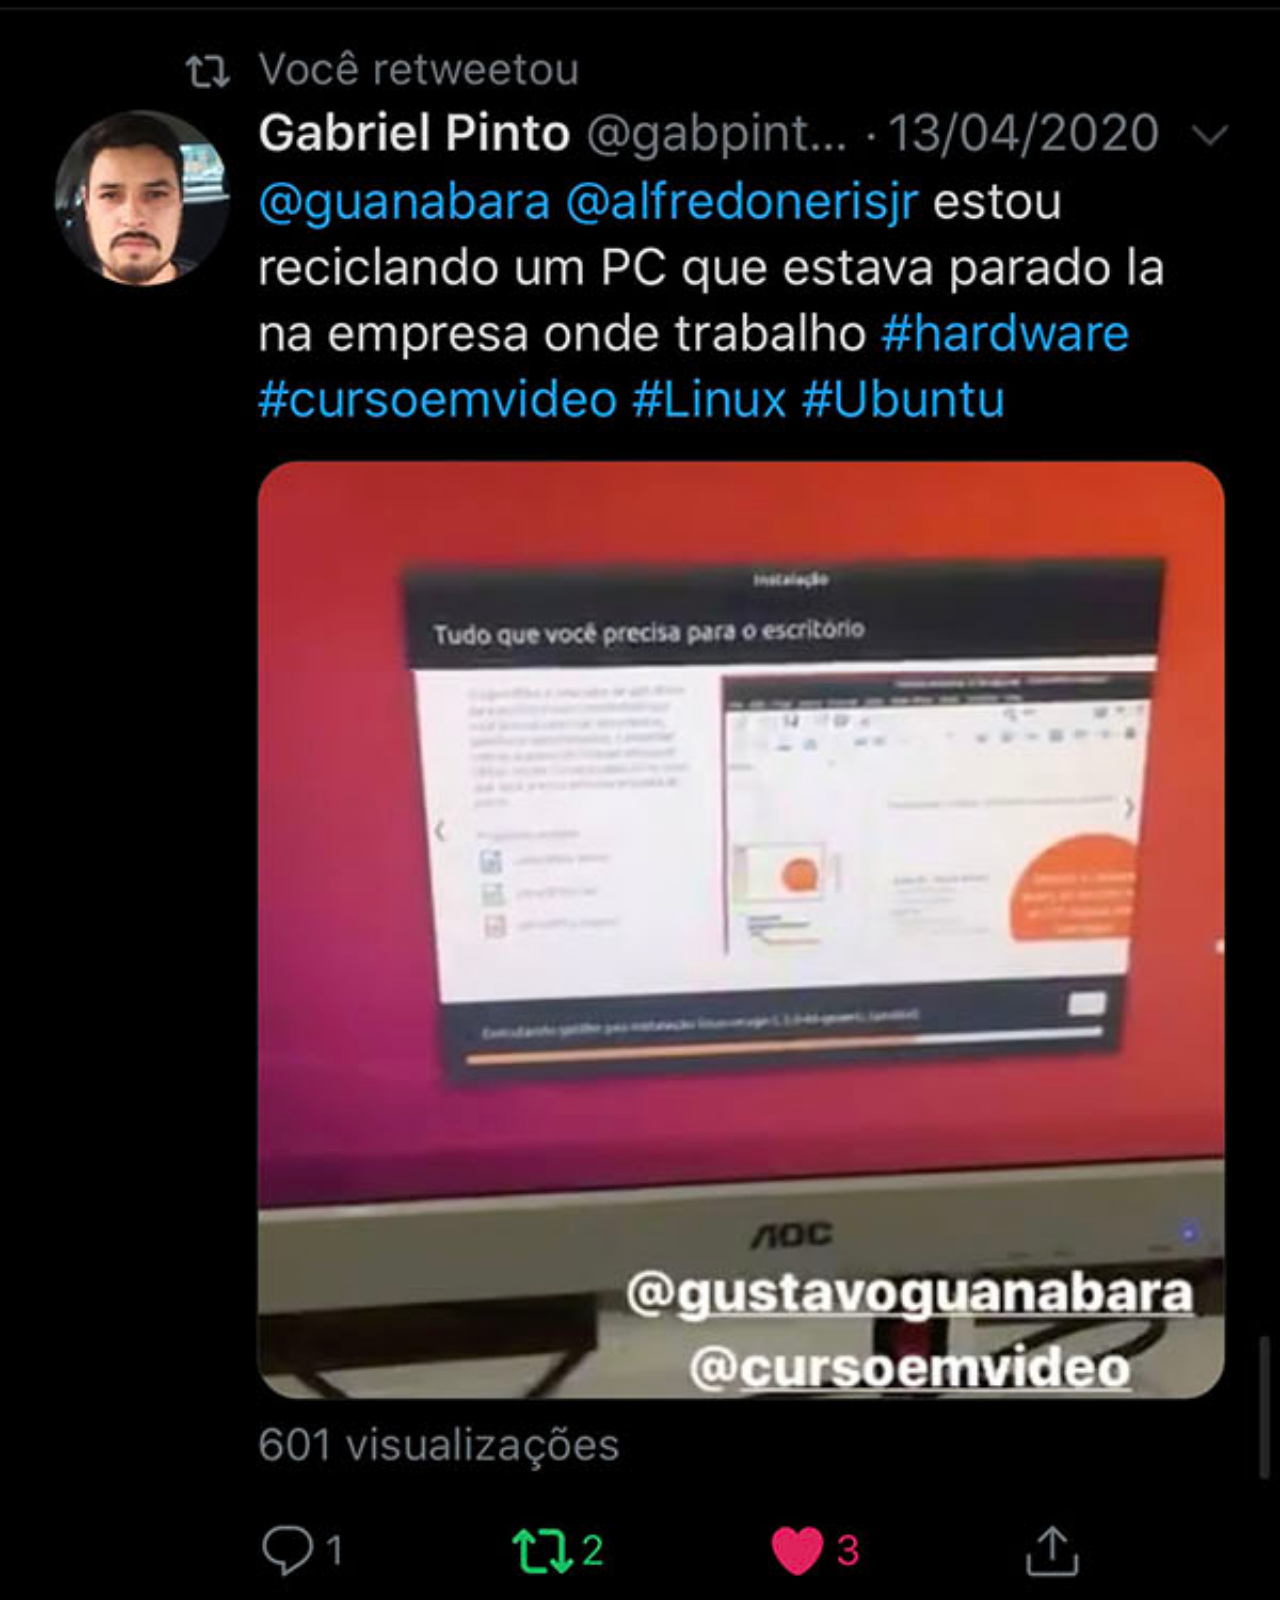
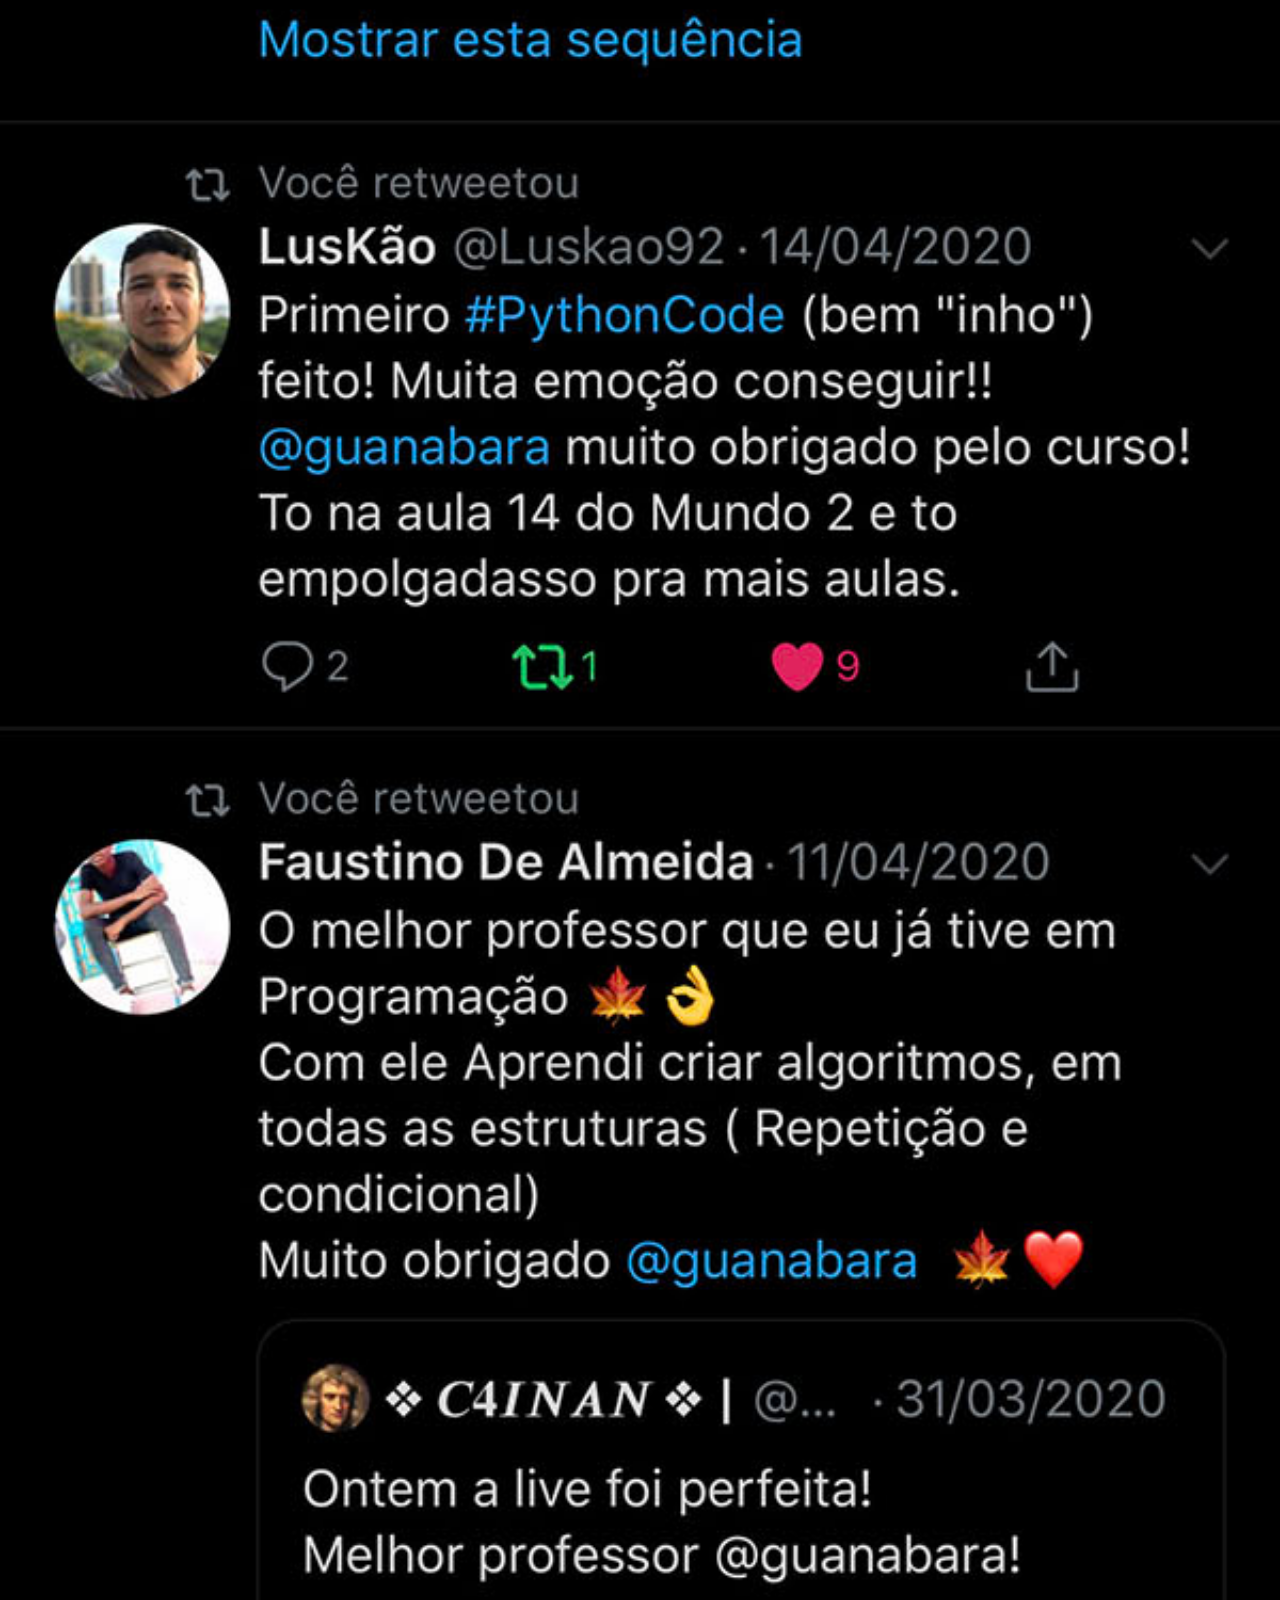
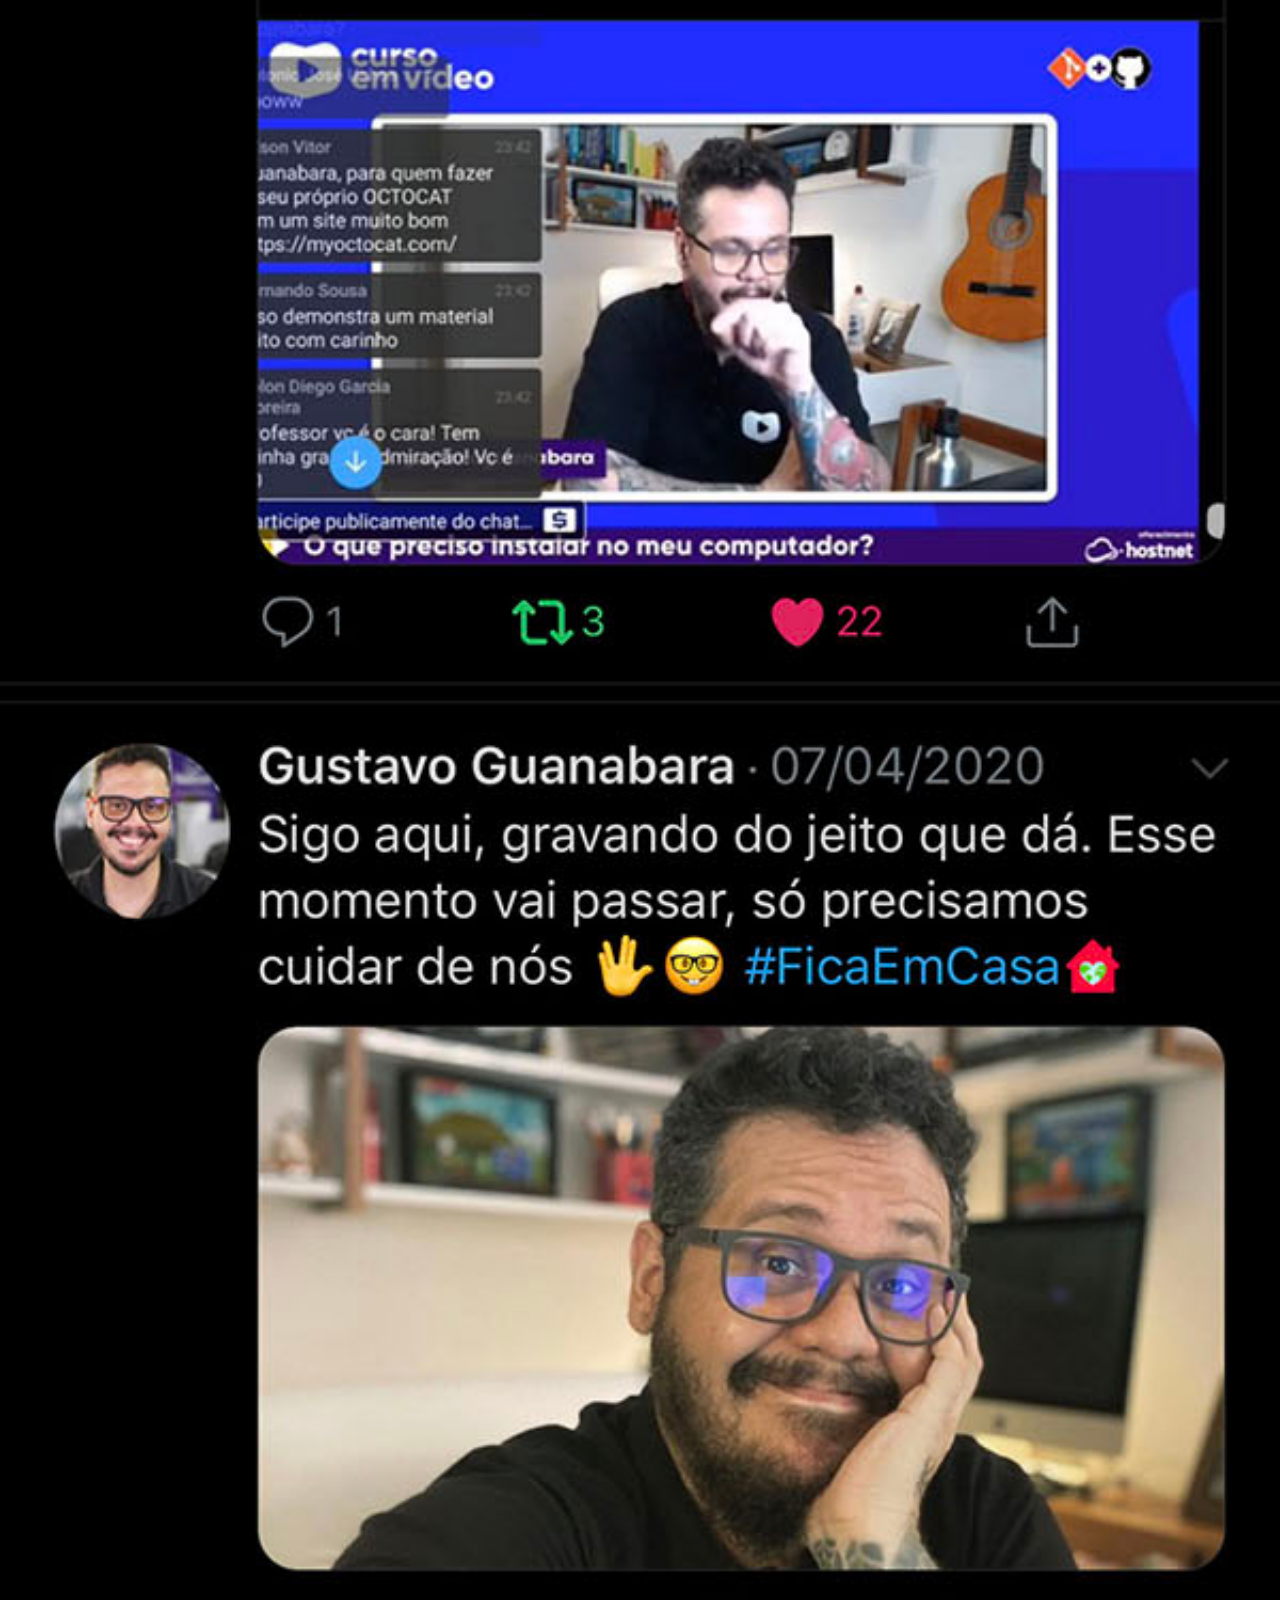
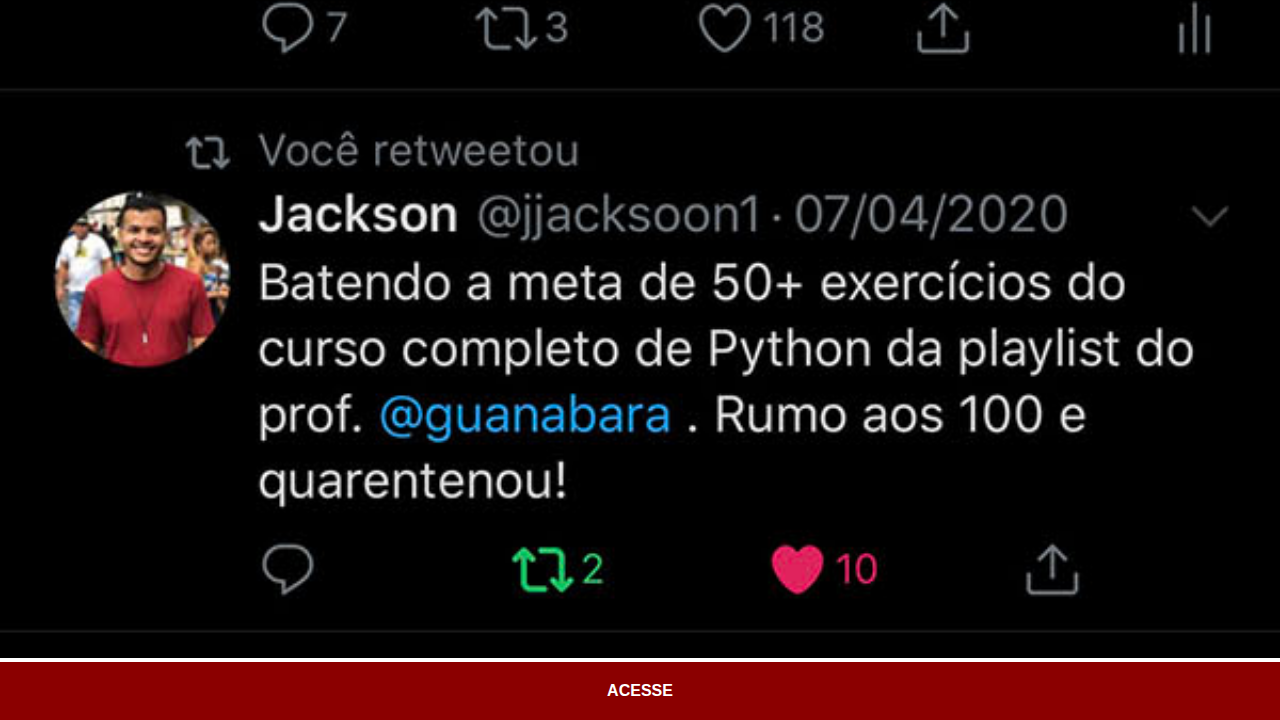
<file: twitter.html>
<!DOCTYPE html>
<html lang="pt-br">
<head>
    <meta charset="UTF-8">
    <meta name="viewport" content="width=device-width, initial-scale=1.0">
    <title>Twitter</title>

    <link rel="stylesheet" href="estilo/social.css">k
</head>
<body>

    <img src="imagens/tela-twitter.jpg" alt="Twitter">
    <a href="https://x.com/guanabara" target="_blank" rel="external">ACESSE</a>
    
</body>
</html>
</file>
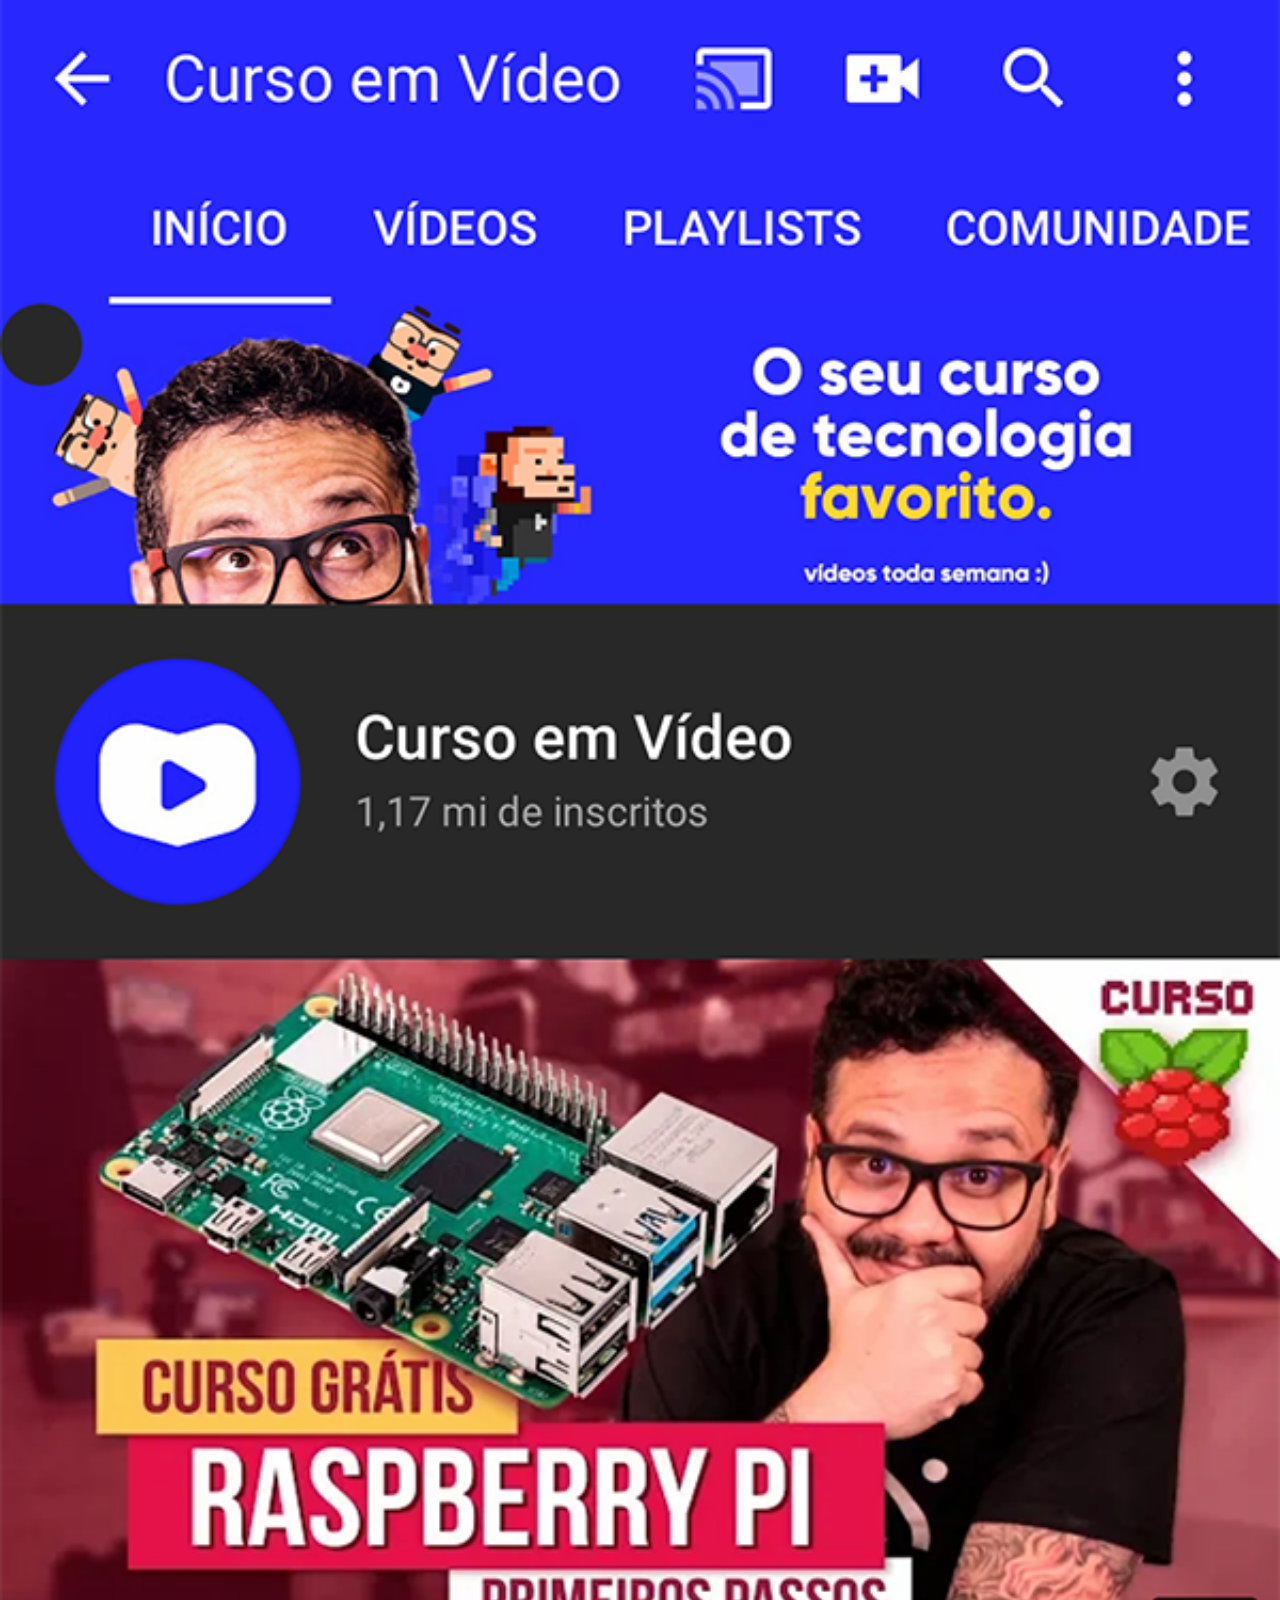
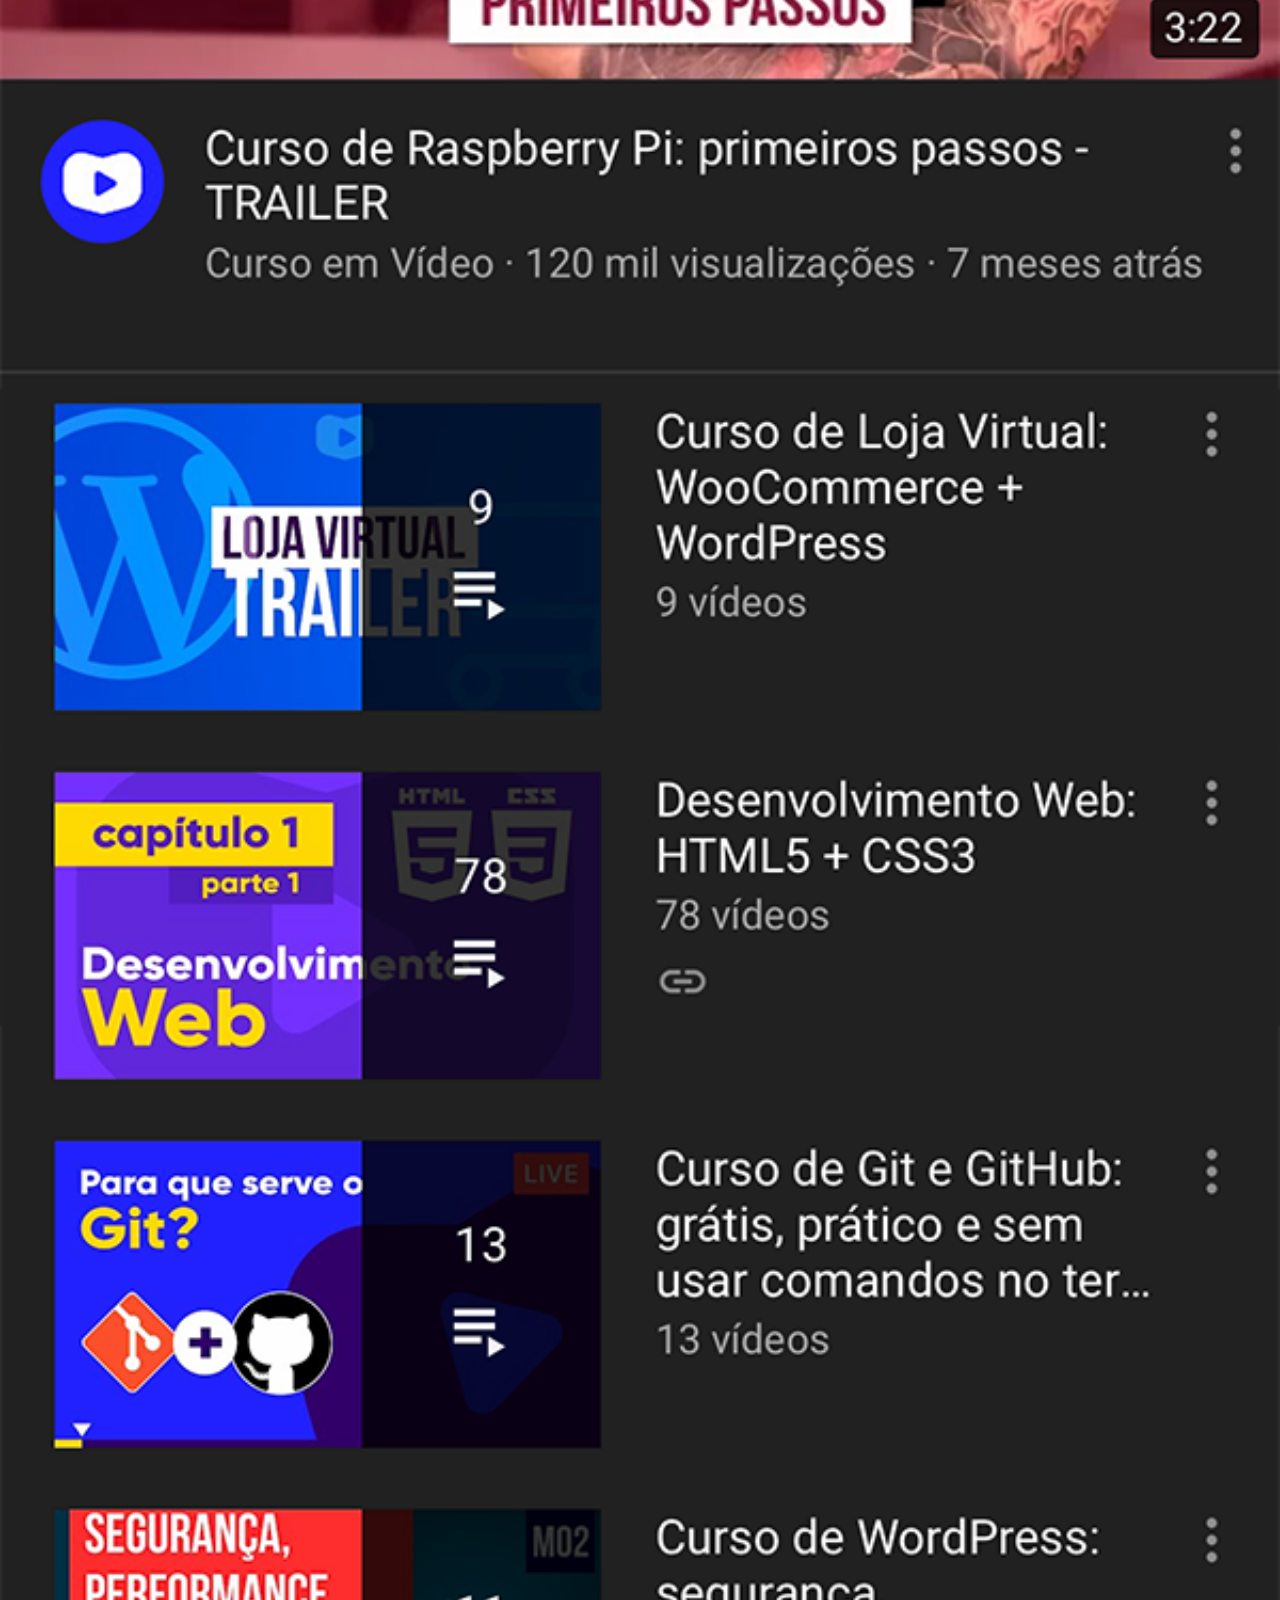
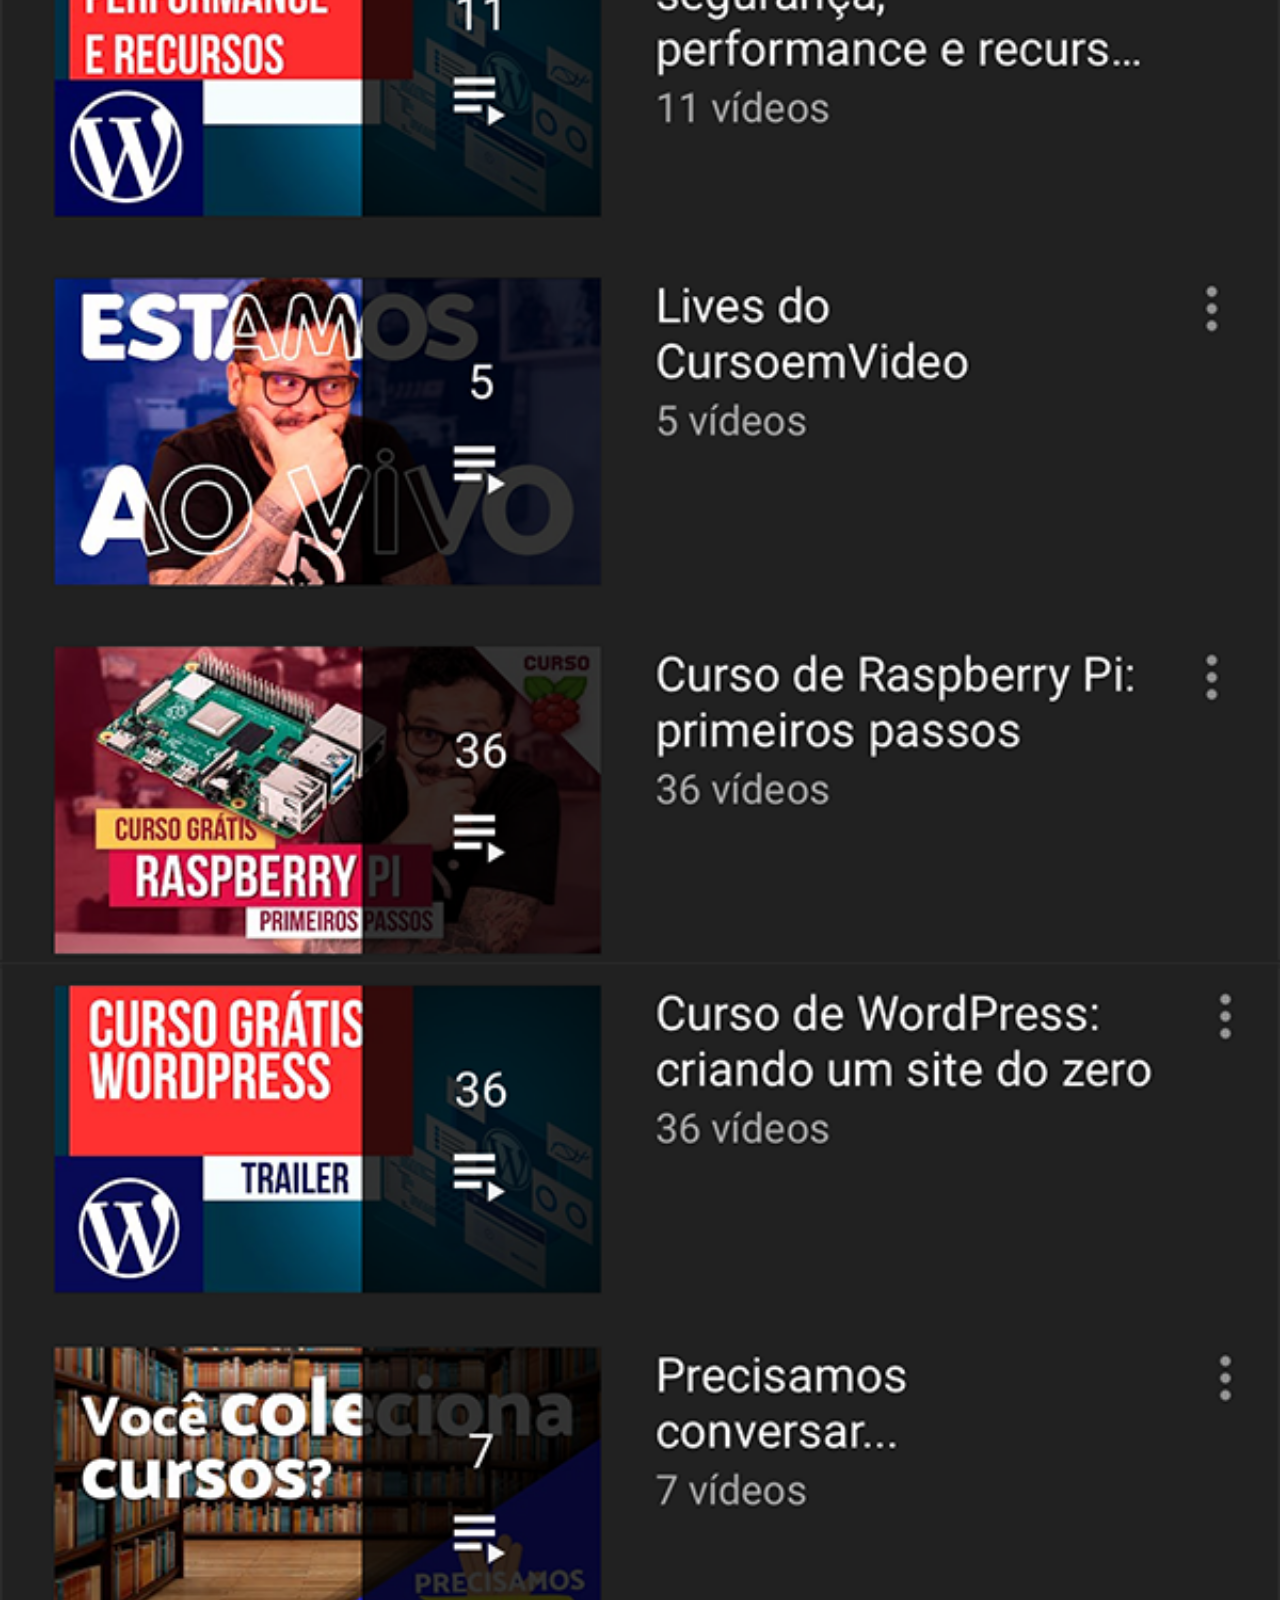
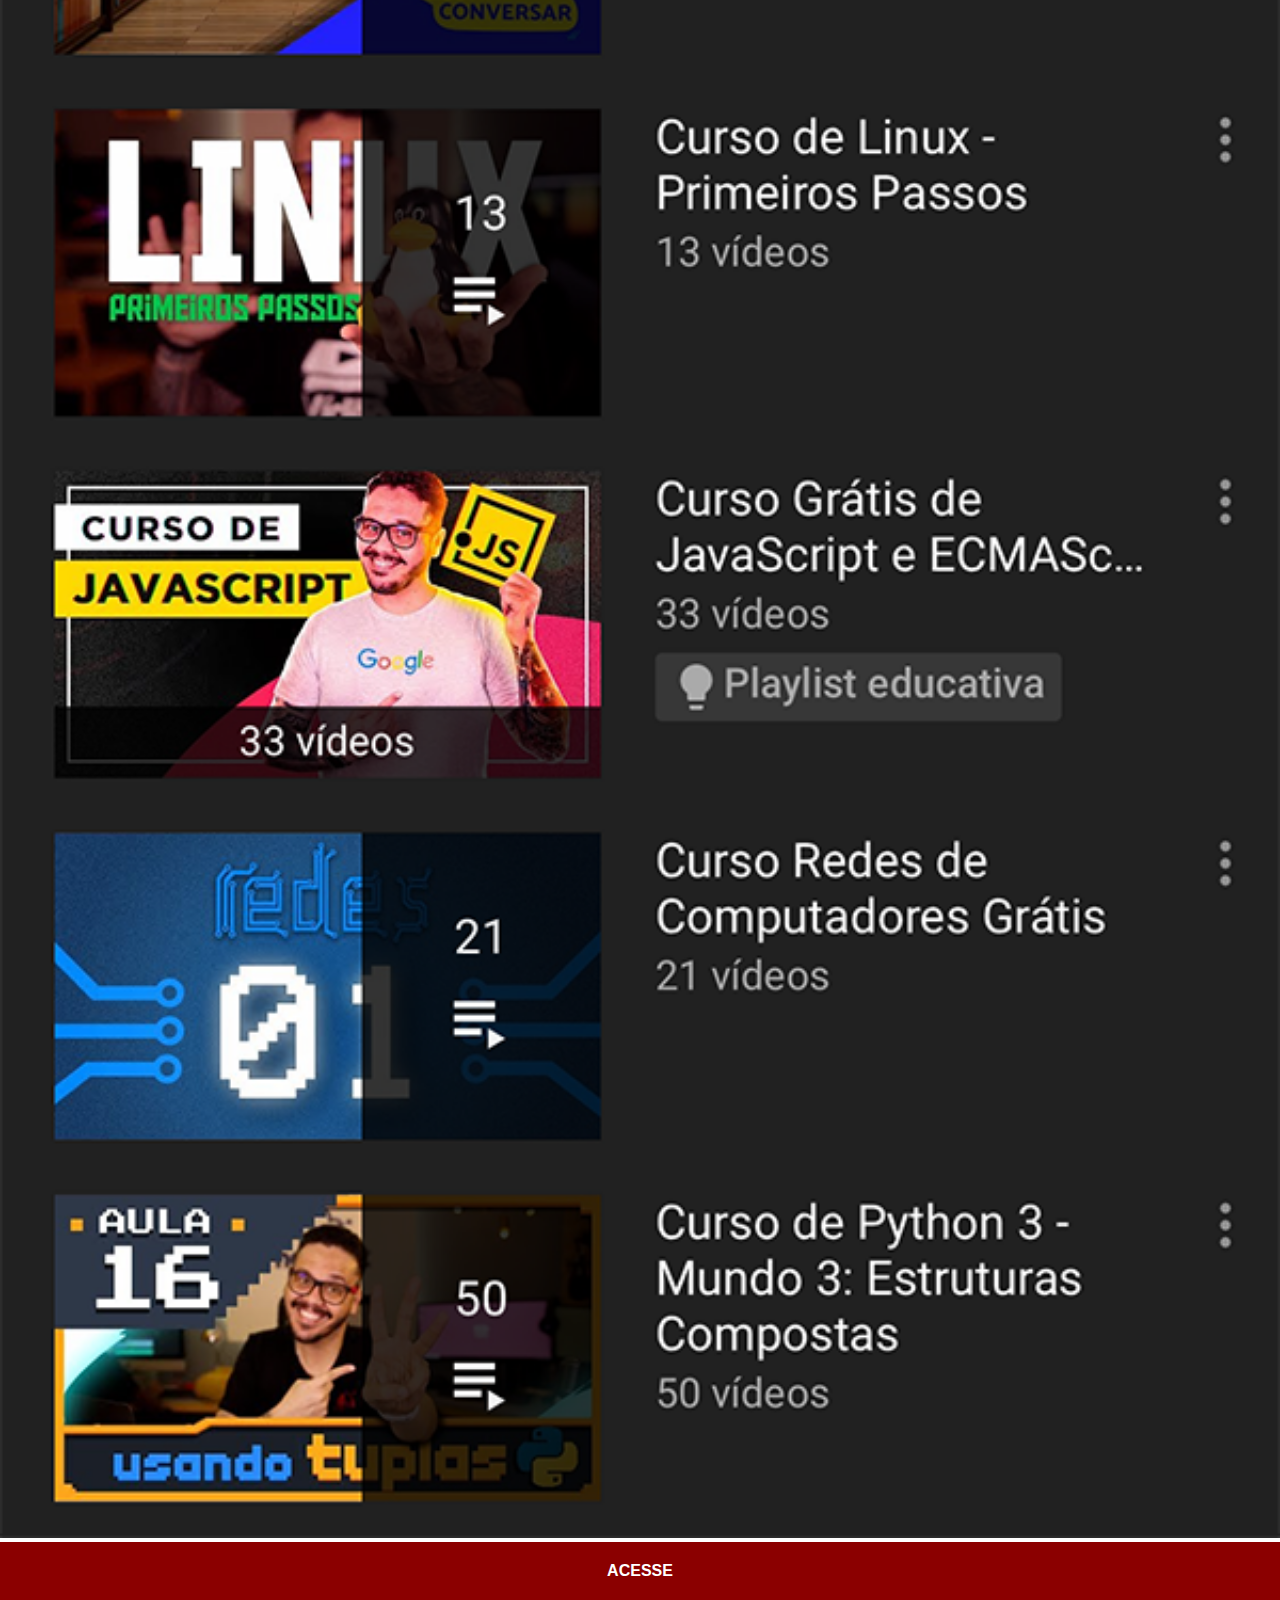
<file: youtube.html>
<!DOCTYPE html>
<html lang="pt-br">
<head>
    <meta charset="UTF-8">
    <meta name="viewport" content="width=device-width, initial-scale=1.0">
    <title>YouTube</title>

    <link rel="stylesheet" href="estilo/social.css">
</head>
<body>

    <img src="imagens/tela-youtube.png" alt="YouTube">
    <a href="https://www.youtube.com/c/CursoemV%C3%ADdeo/playlists" target="blank" rel="external">ACESSE</a>
    
</body>
</html>
</file>
<file: estilo/style.css>
@charset "UTF-8";

*{
    margin: 0px;
    padding: 0px;
    font-family: Arial, Helvetica, sans-serif;
}


html, body {
    height: 100vh;
    width: 100vw;
}

body {
    background: url('../imagens/fundo-madeira.jpg') no-repeat top center;
    background-size: cover;
    background-attachment: fixed;
}

main {
    height: 100vh;
    position: relative;
}


section#telefone {
    position: absolute;
    top: 50%;
    left: 50%;
    transform: translate(-50%, -50%);


    height: 627px;
    width: 311px;
    background: url('../imagens/frame-iphone.png');
}

section#redes-sociais {
    text-align: right;
}

section#redes-sociais img {
    border-radius: 50%;
    width: 50px;
    margin: 10px;
    box-shadow: 2px 2px 5px rgba(0, 0, 0, 0.400);
    box-sizing: border-box;
}

section#redes-sociais img:hover {
    /*transform: scale(1.1);
    transition: 0.5s;*/

    border: 2px solid rgba(255, 255, 255, 0.637);
    transform: translate(-3px , -3px);
    box-shadow: 5px 5px 10px rgba(0, 0, 0, 0.623);
    transition: transform 0.3s, border 0.6s;

}

iframe#tela {
    position: relative;
    top: 80px;
    left: 22px;
    width: 267px;
    height: 471px;
}
</file>
<file: estilo/social.css>
@charset "UTF-8";

*{
    margin: 0px;
    padding: 0px;
    font-family: Arial, Helvetica, sans-serif;
}

::-webkit-scrollbar {
    width: 0px;
    height: 0px;
}

img {

    width: 100vw;

}

a {
    display: block;
    color: white;
    background-color: darkred;
    padding: 20px;
    text-align: center;
    font-weight: bolder;
    text-decoration: none;
}

a:hover {
    text-decoration: underline;
    background-color: red;
}
</file>
